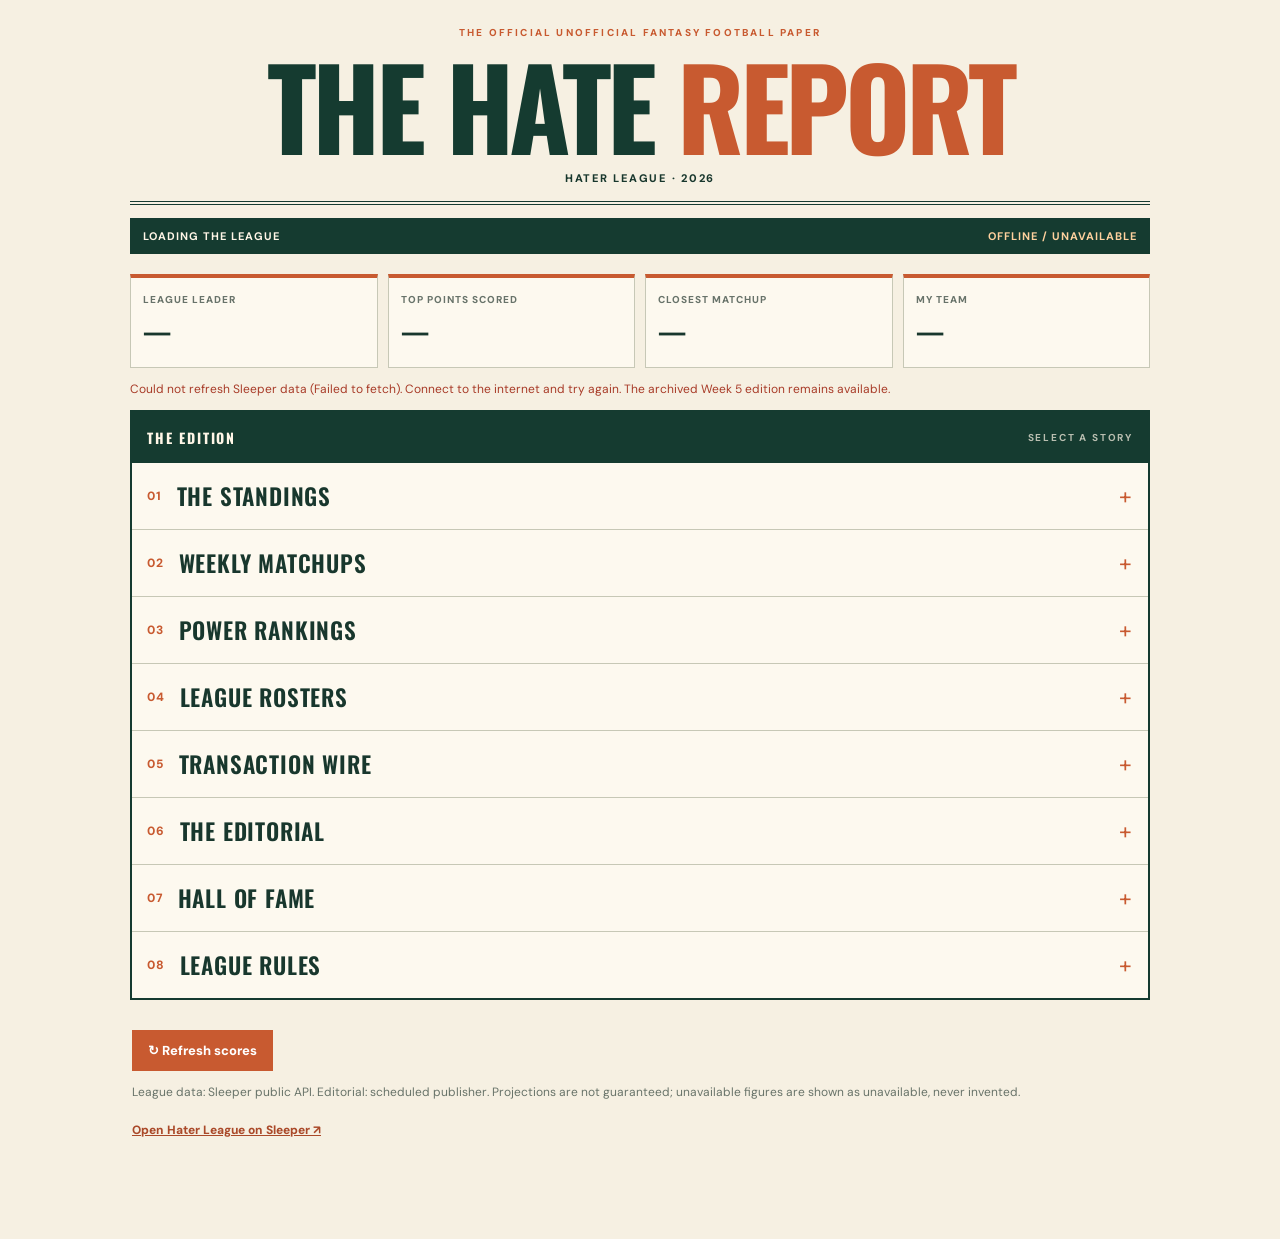
<file: index.html>
<!doctype html><html lang="en"><head><meta charset="utf-8"><meta name="viewport" content="width=device-width,initial-scale=1,viewport-fit=cover"><meta name="theme-color" content="#153b30"><meta name="apple-mobile-web-app-capable" content="yes"><meta name="apple-mobile-web-app-status-bar-style" content="default"><meta name="apple-mobile-web-app-title" content="Hate Report"><meta name="description" content="The Hater League's weekly fantasy football paper"><link rel="manifest" href="manifest.webmanifest"><link rel="apple-touch-icon" href="icons/icon-192.png"><link rel="stylesheet" href="styles.css"><title>Hate Report</title></head><body><main>
<header><div class="kicker">THE OFFICIAL UNOFFICIAL FANTASY FOOTBALL PAPER</div><div class="masthead"><h1>THE HATE <em>REPORT</em></h1><div class="edition" id="edition">HATER LEAGUE · 2026</div></div><div class="ribbon"><span id="weekline">LOADING THE LEAGUE</span><span id="sync">LIVE DATA</span></div></header>
<section class="headlines" id="headlines" aria-label="League headlines"><article class="metric"><small>League leader</small><strong id="leader">—</strong></article><article class="metric"><small>Top points scored</small><strong id="highpoints">—</strong></article><article class="metric"><small>Closest matchup</small><strong id="closest">—</strong><p id="closest-sub"></p></article><article class="metric"><small>My team</small><strong id="mine">—</strong></article></section>
<div id="status" role="status" class="status">Connecting to Sleeper…</div>
<nav class="toc" aria-label="Report sections"><div class="toc-title">THE EDITION <span>SELECT A STORY</span></div><details><summary><b>01</b> THE STANDINGS <i>+</i></summary><div class="story" id="standings"><p>Loading standings…</p></div></details><details><summary><b>02</b> WEEKLY MATCHUPS <i>+</i></summary><div class="story" id="matchups"><p>Loading matchups…</p></div></details><details><summary><b>03</b> POWER RANKINGS <i>+</i></summary><div class="story" id="power"><p>Loading rankings…</p></div></details><details><summary><b>04</b> LEAGUE ROSTERS <i>+</i></summary><div class="story" id="rosters"><p>Loading rosters…</p></div></details><details><summary><b>05</b> TRANSACTION WIRE <i>+</i></summary><div class="story" id="transactions"><p>Loading transactions…</p></div></details><details><summary><b>06</b> THE EDITORIAL <i>+</i></summary><div class="story" id="editorial"><p>Weekly notes will appear after publishing.</p></div></details><details><summary><b>07</b> HALL OF FAME <i>+</i></summary><div class="story"><div class="champ-grid"><div class="champ"><small>2023 CHAMPION</small><strong>Soupy Doopy Poopy Boys</strong><span>jordanwall · 9–5</span></div><div class="champ"><small>2024 CHAMPION</small><strong>Easier Said Than Odunze</strong><span>gerardfromdayard · 9–5</span></div><div class="champ"><small>2025 CHAMPION</small><strong>Peaches &amp; Herbert</strong><span>gerardfromdayard · 8–6</span></div></div><p class="aside">Back-to-back titles for gerardfromdayard in 2024 and 2025.</p><a href="archive/HateReportWeek5.html">Read the original Week 5 edition →</a></div></details><details><summary><b>08</b> LEAGUE RULES <i>+</i></summary><div class="story"><p>10 teams · Full PPR · QB, 2 RB, 2 WR, TE, 2 FLEX, K, DEF · 4-point passing touchdowns</p></div></details></nav>
<footer><button id="refresh">↻ Refresh scores</button><p>League data: Sleeper public API. Editorial: scheduled publisher. Projections are not guaranteed; unavailable figures are shown as unavailable, never invented.</p><a href="https://sleeper.com/leagues/1389751656299638784">Open Hater League on Sleeper ↗</a></footer></main><script src="app.js" defer></script></body></html>
</file>
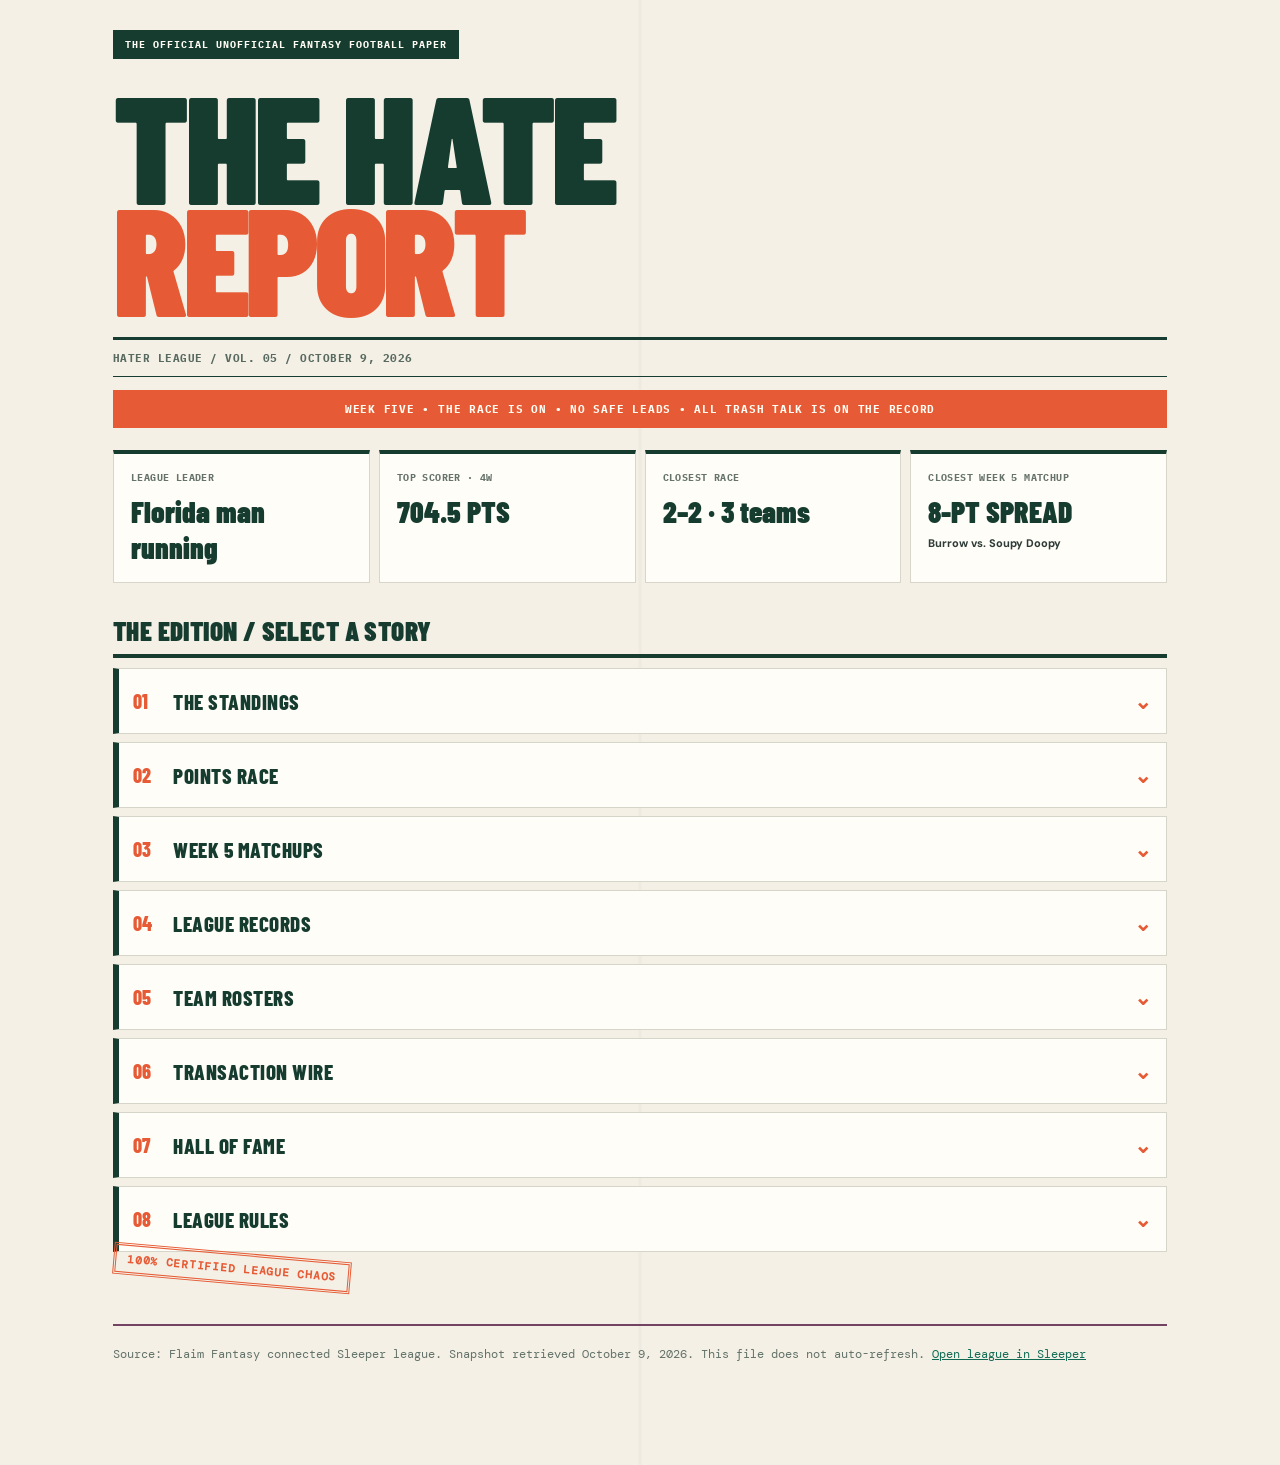
<file: HateReportWeek5.html>
<!DOCTYPE html>

<!DOCTYPE html>

<html lang="en"><head><meta charset="utf-8"/><meta content="width=device-width,initial-scale=1" name="viewport"/><title>HateReportWeek5</title><style>:root{color-scheme:dark;--bg:#090f1d;--panel:#111d32;--stroke:#233553;--text:#f4f7fe;--muted:#99abc7;--cyan:#57dfd0;--gold:#f7cb6b}*{box-sizing:border-box}body{margin:0;background:radial-gradient(ellipse at top right,#1a3450,transparent 60%),var(--bg);font:15px system-ui,-apple-system,Segoe UI,sans-serif;color:var(--text)}main{max-width:1220px;padding:42px 20px 80px;margin:auto}.eyebrow{color:var(--cyan);letter-spacing:.18em;text-transform:uppercase;font-size:12px;font-weight:700}h1{font-size:clamp(38px,6vw,66px);line-height:1;margin:10px 0}h2{font-size:22px;margin:0 0 18px}.sub{color:var(--muted);margin:0 0 28px}.cards{display:grid;grid-template-columns:repeat(4,1fr);gap:12px}.card,.panel{background:linear-gradient(130deg,#14233b,#101a2d);border:1px solid var(--stroke);border-radius:17px;padding:20px}.card small{color:var(--muted);display:block}.card strong{font-size:31px;display:block;margin-top:12px}.grid{display:grid;grid-template-columns:1.5fr 1fr;gap:18px;margin-top:22px}.panel{margin-top:0}.full{margin-top:22px}table{width:100%;border-collapse:collapse}th{text-transform:uppercase;letter-spacing:.08em;text-align:left;color:var(--muted);font-size:10px;padding:12px 8px}td{padding:12px 8px;border-top:1px solid #263650;font-size:13px}tr.mine{background:#173f45}td.num,th.num{text-align:right;font-variant-numeric:tabular-nums}.barrow{display:grid;grid-template-columns:minmax(110px,1fr) 2fr 57px;align-items:center;gap:8px;margin:13px 0;font-size:12px}.bar{height:11px;background:#24334e;border-radius:99px;overflow:hidden}.fill{height:100%;background:linear-gradient(90deg,#168e98,var(--cyan));border-radius:99px}.match{display:flex;justify-content:space-between;gap:15px;align-items:center;padding:14px 0;border-top:1px solid #263650}.match strong{font-size:14px}.score{color:var(--gold);font-weight:800;font-variant-numeric:tabular-nums;white-space:nowrap}.tabs{display:flex;flex-wrap:wrap;gap:8px;margin:12px 0}.tabs button{border:1px solid #375071;background:#152740;color:#dcecff;border-radius:8px;padding:9px 12px;cursor:pointer}.tabs button.active{background:var(--cyan);color:#061923;border-color:var(--cyan)}.roster{display:grid;grid-template-columns:repeat(2,1fr);gap:8px}.player{padding:9px 11px;background:#16263b;border-radius:8px;display:flex;gap:7px;justify-content:space-between;font-size:12px}.player span{color:var(--cyan)}.moves{padding:12px 0;border-top:1px solid #263650;color:var(--muted);font-size:13px}.moves b{color:white}.note{font-size:12px;color:var(--muted);margin-top:18px;line-height:1.6}.pill{display:inline-block;border:1px solid #39746d;color:#73e4ce;border-radius:30px;padding:5px 10px;font-size:11px}.head{display:flex;align-items:start;justify-content:space-between;gap:15px}.action{color:#081522;background:var(--cyan);border:0;border-radius:10px;padding:11px 15px;cursor:pointer;font-weight:700}.footer{margin-top:28px;color:var(--muted);font-size:12px}@media(max-width:850px){.grid{grid-template-columns:1fr}.cards{grid-template-columns:repeat(2,1fr)}}@media(max-width:530px){.cards{grid-template-columns:repeat(2,1fr)}.card{padding:13px}.card strong{font-size:25px}.roster{grid-template-columns:1fr}td{font-size:11px;padding:10px 5px}.head{display:block}.action{margin-top:12px}}details{border-top:1px solid var(--stroke);padding:13px 0}summary{cursor:pointer;font-weight:700;color:var(--cyan)}details h3{font-size:12px;color:var(--muted);text-transform:uppercase;margin:15px 0 7px}.cards .card{min-height:105px}.panel{min-width:0}.barrow{grid-template-columns:minmax(130px,1fr) 1.4fr 58px}.barrow span{overflow-wrap:anywhere}.wide{overflow-x:auto}
.prediction{border:1px solid #395374;border-radius:12px;background:linear-gradient(120deg,#12263e,#101a2b);padding:17px;margin:14px 0;box-shadow:inset 3px 0 0 #57dfd0}
.prediction-head{display:flex;align-items:center;gap:9px;flex-wrap:wrap;margin-bottom:13px}.predict-label{font:700 10px monospace;letter-spacing:.14em;color:#f7cb6b}.predict-winner{font-weight:800;color:#f5f7ff;font-size:13px}.predict-chance{margin-left:auto;font:900 14px monospace;color:#57dfd0}
.predict-teams{display:grid;grid-template-columns:1fr 1fr;gap:14px}.predict-team{display:grid;grid-template-columns:1fr auto;gap:3px 8px;align-items:center}.predict-team-name{font-weight:650;font-size:13px;line-height:1.3}.predict-team strong{font:900 25px monospace;color:#f7cb6b}.predict-pct{font:700 11px monospace;color:#99abc7;grid-column:1/-1}.prob-bar{display:flex;height:9px;overflow:hidden;border-radius:99px;margin:13px 0 11px;background:#283d57}.prob-a{background:#57dfd0}.prob-b{background:#f7cb6b}.predict-reason{color:#d5deec;font-size:12px;line-height:1.55;margin:0 0 8px}.predict-current{color:#91a7c4;font:11px monospace;margin:0}.panel a{color:#75eadc}
@media(max-width:600px){.prediction{padding:12px}.predict-chance{margin-left:0}.predict-team strong{font-size:21px}}

/* Records stay readable on desktop and phones */
table {table-layout:auto; width:100%;}
table th:nth-child(3), table td:nth-child(3) {min-width:76px; width:76px; white-space:nowrap; text-align:center; font-variant-numeric:tabular-nums; padding-left:10px; padding-right:10px;}
/* Retro single-game record tiles */
.game-records{display:grid;grid-template-columns:repeat(2,minmax(0,1fr));gap:14px;margin:18px 0 8px;}
.game-record{border:2px solid var(--cyan);background:rgba(10,20,35,.72);padding:20px;border-radius:12px;box-shadow:5px 5px 0 rgba(0,0,0,.28);}
.game-record.low{border-color:var(--pink, #ff6b91);}
.game-record .tag{font-size:11px;letter-spacing:2px;text-transform:uppercase;color:var(--cyan);font-weight:900;}
.game-record.low .tag{color:var(--pink,#ff6b91);}
.game-record .big{font-size:clamp(30px,5vw,51px);font-weight:900;color:var(--yellow,#ffd16c);margin:8px 0;line-height:1;}
.game-record .who{font-size:17px;font-weight:800;}
.game-record .when{font-size:12px;opacity:.7;margin-top:7px;}
@media(max-width:600px){.game-records{grid-template-columns:1fr;}table th:nth-child(3),table td:nth-child(3){min-width:70px;width:70px;padding-left:7px;padding-right:7px;}}
</style><style>
@import url('https://fonts.googleapis.com/css2?family=Archivo+Black&family=DM+Mono:wght@400;500&family=Space+Grotesk:wght@400;500;600;700&display=swap');
:root{color-scheme:dark;--bg:#151020;--panel:#241a32;--stroke:#6c3b68;--text:#fff2d4;--muted:#c4a8b5;--cyan:#75f5cf;--gold:#ffd16c;--hot:#ff6b91;--purple:#9d74f8}
*{box-sizing:border-box}
html{scroll-behavior:smooth}
body{background:radial-gradient(circle at 12% 7%,#5e2549 0,transparent 31%),radial-gradient(circle at 90% 17%,#30235f 0,transparent 35%),#151020;color:var(--text);font-family:'Space Grotesk',sans-serif;line-height:1.45}
body:before{content:'';position:fixed;inset:0;pointer-events:none;opacity:.17;z-index:9;background:repeating-linear-gradient(0deg,transparent 0px,transparent 3px,rgba(0,0,0,.5) 4px);mix-blend-mode:multiply}
main{max-width:1280px;padding:28px 24px 80px}
.arcade-top{display:flex;justify-content:space-between;align-items:center;gap:12px;border:2px solid var(--gold);padding:9px 14px;margin-bottom:25px;background:#1e162a;box-shadow:5px 5px 0 #9c4271;color:var(--gold);font:11px 'DM Mono',monospace;letter-spacing:.08em;text-transform:uppercase}
.arcade-top .on{color:var(--cyan)}
.eyebrow{font:700 12px 'DM Mono',monospace;color:var(--cyan);letter-spacing:.16em;margin-top:15px}
h1{font:clamp(48px,8vw,105px)/.94 'Archivo Black',Impact,sans-serif;letter-spacing:-.06em;max-width:1050px;margin:16px 0 16px;text-transform:uppercase;text-shadow:5px 5px 0 #7e2f63,10px 10px 0 #2d1a40}
h1 span{color:var(--hot)!important}
h2{font:clamp(20px,2.6vw,29px) 'Archivo Black',Impact,sans-serif;text-transform:uppercase;letter-spacing:-.035em;margin-bottom:21px}
h2:before{content:'✦';color:var(--hot);margin-right:11px}
.sub{font:12px 'DM Mono',monospace;color:var(--gold);letter-spacing:.03em;margin:0 0 24px}
.card,.panel{background:#251a35;border:2px solid #724363;border-radius:3px;box-shadow:6px 6px 0 #0e0a19;padding:21px}
.cards{gap:15px}.cards .card{background:linear-gradient(135deg,#3b2347,#241a35);min-height:120px}
.cards .card:nth-child(2){border-color:var(--gold)}.cards .card:nth-child(3){border-color:var(--cyan)}.cards .card:nth-child(4){border-color:var(--hot)}
.card small{font:11px 'DM Mono',monospace;text-transform:uppercase;color:#e7b7ca;letter-spacing:.07em}
.card strong{font:clamp(27px,3vw,41px) 'Archivo Black',sans-serif;color:var(--gold);margin-top:9px}
.grid{gap:22px;margin-top:27px}.full{margin-top:28px}
.table,.wide{overflow-x:auto}table{border-collapse:separate;border-spacing:0}th{font:10px 'DM Mono',monospace;color:var(--gold);background:#3b2348;letter-spacing:.04em;padding:12px 9px}td{border-top:1px dashed #674562;padding:12px 9px;color:var(--text)}tr.mine{background:#254b46}tr.mine td{color:#c7ffdf;font-weight:700}tr:hover td{background:rgba(255,209,108,.065)}
.barrow{font-family:'DM Mono',monospace;font-size:11px;gap:11px;margin:14px 0}.bar{height:17px;border-radius:0;border:1px solid #815374;background:#150e20}.fill{background:repeating-linear-gradient(45deg,#fa6e94 0 10px,#ffba72 10px 20px);border-radius:0;box-shadow:none}
.match{border-top:1px dashed #79516e;padding:15px 0}.match strong{font-size:13px}.score{color:var(--gold);font:700 15px 'DM Mono',monospace}
.pill{border:1px solid var(--gold);color:var(--gold);background:#3c2b38;border-radius:0;font:11px 'DM Mono',monospace;text-transform:uppercase}
summary{color:var(--cyan);font-family:'Space Grotesk',sans-serif;padding:4px 0}summary:hover{color:var(--gold)}details{border-top:1px dashed #77516d}
.roster{gap:9px}.player{border:1px solid #704767;background:#33213f;border-radius:2px;font-size:12px}.player span{color:var(--gold);font-family:'DM Mono',monospace}
.moves{border-top:1px dashed #77516d}.moves b{color:var(--cyan)!important}.moves small{font-family:'DM Mono',monospace;color:var(--gold)}
.note,.footer{color:var(--muted);font-size:12px}.footer{border-top:2px solid #724363;padding-top:20px;margin-top:40px;font-family:'DM Mono',monospace}
.action{background:var(--gold);color:#251128;border:2px solid #fff0b6;border-radius:0;font-family:'DM Mono',monospace;box-shadow:4px 4px 0 #a54d69;text-transform:uppercase}.action:hover{transform:translate(-1px,-1px);box-shadow:5px 5px 0 #a54d69}
.retro-marquee{overflow:hidden;background:#f7bf65;color:#24122d;border-top:3px solid #ff7797;border-bottom:3px solid #ff7797;margin:22px 0 28px;transform:rotate(-.35deg);padding:10px 0;text-align:center;font:700 12px 'DM Mono',monospace;letter-spacing:.09em}
.retro-marquee span{margin:0 22px}.retro-nav{display:flex;flex-wrap:wrap;gap:8px;margin-bottom:27px}.retro-nav a{padding:8px 12px;border:1px solid #7b4a74;color:var(--text);text-decoration:none;font:10px 'DM Mono',monospace;text-transform:uppercase;background:#33213e}.retro-nav a:hover{background:var(--hot);color:#180e20}
.stamp{display:inline-block;transform:rotate(5deg);border:3px double var(--hot);padding:6px 11px;color:var(--hot);font:700 11px 'DM Mono',monospace;text-transform:uppercase;letter-spacing:.07em}
@media(max-width:850px){.grid{grid-template-columns:1fr}.cards{grid-template-columns:repeat(2,1fr)}}
@media(max-width:530px){main{padding:18px 13px 50px}h1{font-size:clamp(46px,12vw,66px);text-shadow:3px 3px 0 #7e2f63,6px 6px 0 #2d1a40}.cards{grid-template-columns:repeat(2,1fr)}.card,.panel{padding:13px;box-shadow:3px 3px 0 #0e0a19}.card strong{font-size:26px}.roster{grid-template-columns:1fr}.head{display:block}.action{margin-top:12px}.arcade-top{font-size:9px;letter-spacing:0}.retro-marquee{font-size:10px}}
</style><style>.history-grid{display:grid;grid-template-columns:repeat(3,minmax(0,1fr));gap:13px}.champ-card{position:relative;background:linear-gradient(145deg,#3c2549,#1c203d);border:2px solid #b88563;padding:20px 17px;box-shadow:5px 5px 0 #100d1d;min-width:0}.champ-card .season{color:#ffd57c;font-weight:900;letter-spacing:.16em;font-size:13px}.champ-card .trophy{font-size:34px;display:block;margin:10px 0}.champ-card h3{font-size:19px;line-height:1.25;margin:8px 0;overflow-wrap:anywhere}.champ-card .owner{font-size:12px;color:#d7b5ce}.champ-card .record{color:#a4f3db;font-size:12px;margin-top:13px}.dynasty{border:1px dashed #f8ca75;padding:12px 16px;margin-top:16px;color:#f8dca0;font-size:13px;background:#2a233b}.history-sub{color:#cbb6d4;font-size:13px;margin:-6px 0 17px}@media(max-width:680px){.history-grid{grid-template-columns:1fr}.champ-card{padding:15px}.champ-card .trophy{display:inline;margin-right:8px}}</style><style>
/* Arcade console: single-page expandable views */
.arcade-console{margin:26px 0 8px;padding:17px;background:#1b1528;border:2px solid #c46eaa;box-shadow:6px 6px 0 #0d0915;position:relative}
.console-heading{font:700 11px 'DM Mono',monospace;color:var(--gold);letter-spacing:.2em;margin-bottom:14px}
.console-buttons{display:grid;grid-template-columns:repeat(4,minmax(0,1fr));gap:11px}
.console-btn{appearance:none;text-align:left;display:flex;align-items:center;gap:12px;min-width:0;min-height:76px;padding:12px;background:#31213f;color:var(--text);border:2px solid #764967;box-shadow:3px 3px 0 #100c18;cursor:pointer;transition:transform .2s,border-color .2s,background .2s,box-shadow .2s}
.console-btn:hover{transform:translateY(-3px);border-color:var(--gold);background:#43284c}
.console-btn:focus-visible,.close-screen:focus-visible{outline:3px solid var(--cyan);outline-offset:4px}
.console-btn.is-active{background:#4a2d50;border-color:var(--cyan);box-shadow:3px 3px 0 #3d8e81}
.console-icon{font-size:23px;flex:0 0 auto}.console-copy{min-width:0;display:grid;gap:3px}.console-copy strong{font:700 13px 'Space Grotesk',sans-serif;line-height:1.1}.console-copy small{font:10px 'DM Mono',monospace;color:#c4a8b5;line-height:1.35}.console-chevron{font-size:18px;margin-left:auto;color:var(--gold);transition:transform .25s}.console-btn.is-active .console-chevron{transform:rotate(180deg);color:var(--cyan)}
.screen-shell{display:grid;grid-template-rows:0fr;opacity:0;visibility:hidden;transition:grid-template-rows .43s cubic-bezier(.2,.8,.2,1),opacity .25s,visibility .43s;margin:0}
.screen-shell.is-open{grid-template-rows:1fr;opacity:1;visibility:visible;margin:19px 0 27px}
.screen-inner{min-height:0;overflow:hidden;min-width:0}.screen-inner>.panel{margin:0;min-width:0}.screen-inner>.panel.full{margin:0}
.close-screen{display:block;margin:16px 0 3px auto;background:transparent;color:var(--gold);border:1px solid #a46b7e;padding:9px 14px;font:700 11px 'DM Mono',monospace;cursor:pointer;transition:background .2s}
.close-screen:hover{background:#482941}
.screen-shell .panel{animation:none}.screen-shell.is-open .panel{animation:arcade-rise .4s both}@keyframes arcade-rise{from{transform:translateY(10px)}to{transform:translateY(0)}}
@media(max-width:950px){.console-buttons{grid-template-columns:repeat(2,minmax(0,1fr))}}
@media(max-width:520px){.arcade-console{padding:11px}.console-buttons{gap:8px}.console-btn{min-height:69px;padding:9px;gap:7px}.console-icon{font-size:18px}.console-copy strong{font-size:12px}.console-copy small{font-size:9px}.console-chevron{font-size:14px}}
@media(prefers-reduced-motion:reduce){.screen-shell,.console-btn,.console-chevron{transition:none!important}.screen-shell .panel{animation:none!important}}
</style><style>
/* Native disclosure controls work even when HTML previews block JavaScript. */
.console-buttons{display:grid;grid-template-columns:repeat(4,minmax(0,1fr));gap:11px;align-items:start}
.arcade-accordion{border:0;padding:0;min-width:0;display:block;grid-column:span 1}
.arcade-accordion[open]{grid-column:1/-1;display:contents}
.arcade-accordion>summary{list-style:none;min-height:76px;display:flex;align-items:center}
.arcade-accordion>summary::-webkit-details-marker{display:none}
.arcade-accordion[open]>summary{border-color:var(--cyan);background:#4a2d50;box-shadow:3px 3px 0 #3d8e81}
.arcade-accordion[open]>summary .console-chevron{transform:rotate(180deg);color:var(--cyan)}
.arcade-content{grid-column:1/-1;min-width:0;animation:arcade-reveal .3s ease-out;overflow:hidden}
.arcade-content>.panel{margin:0 0 12px}
@keyframes arcade-reveal{from{opacity:0;transform:translateY(-7px)}to{opacity:1;transform:translateY(0)}}
@media(max-width:950px){.console-buttons{grid-template-columns:repeat(2,minmax(0,1fr))}}
@media(max-width:520px){.arcade-accordion>summary{min-height:69px}}
@media(prefers-reduced-motion:reduce){.arcade-content{animation:none}}
</style><style>
/* MOBILE FIRST: each section opens immediately under its own full-width header.
   Avoid display:contents on details, which breaks disclosure layout in Safari. */
.arcade-console{width:100%;min-width:0;max-width:100%;padding:clamp(10px,2.8vw,20px);overflow:visible}
.console-buttons{display:flex!important;flex-direction:column!important;align-items:stretch!important;gap:12px!important;min-width:0;width:100%}
.arcade-accordion,.arcade-accordion[open]{display:block!important;grid-column:auto!important;width:100%;min-width:0;margin:0!important;padding:0!important;border:0!important;overflow:visible!important}
.arcade-accordion>summary{display:flex!important;width:100%;min-width:0;min-height:64px;padding:13px 15px;align-items:center;gap:12px;list-style:none;user-select:none;-webkit-tap-highlight-color:transparent;touch-action:manipulation}
.arcade-accordion>summary::-webkit-details-marker{display:none}
.arcade-accordion[open]>summary{border-color:var(--cyan);background:#4a2d50}
.arcade-content{display:block!important;min-width:0;width:100%;overflow:visible!important;padding:14px 0 7px;animation:arcade-reveal .2s ease-out}
.arcade-content>.panel{width:100%;min-width:0;max-width:100%;margin:0!important;padding:clamp(12px,3vw,21px);overflow:visible}
.arcade-content .wide{width:100%;max-width:100%;overflow-x:auto;-webkit-overflow-scrolling:touch}
.arcade-content table{min-width:590px;width:100%;table-layout:auto}
.arcade-content table th,.arcade-content table td{white-space:nowrap}
.arcade-content table td:nth-child(2),.arcade-content table th:nth-child(2){white-space:normal;min-width:150px}
.arcade-content table th:nth-child(3),.arcade-content table td:nth-child(3){min-width:72px;white-space:nowrap}
.arcade-content .prediction{max-width:100%;min-width:0}
.arcade-content .predict-teams{grid-template-columns:repeat(2,minmax(0,1fr))}
.arcade-content .predict-team{min-width:0;grid-template-columns:minmax(0,1fr) auto}
.arcade-content .predict-team-name{overflow-wrap:anywhere}
.arcade-content .cards,.arcade-content .grid,.arcade-content .history-grid,.arcade-content .game-records{min-width:0}
.arcade-content .barrow{grid-template-columns:minmax(85px,1.15fr) minmax(55px,1fr) 55px;gap:6px}
.arcade-content .barrow span{min-width:0;overflow-wrap:anywhere}
@media(max-width:600px){
 html,body{max-width:100%;overflow-x:hidden}
 main{width:100%;max-width:100%;padding:16px 12px 60px!important;margin:0 auto}
 .arcade-top{flex-wrap:wrap;gap:5px;font-size:9px;padding:8px}
 h1{font-size:clamp(36px,11vw,62px);overflow-wrap:anywhere}
 .arcade-console{margin:18px 0 8px;box-shadow:3px 3px 0 #0d0915}
 .console-heading{font-size:10px;letter-spacing:.1em}
 .console-btn{box-shadow:2px 2px 0 #100c18}
 .console-copy strong{font-size:14px}
 .console-copy small{font-size:11px}
 .arcade-content{padding-top:11px}
 .arcade-content>.panel{box-shadow:3px 3px 0 #0e0a19}
 .arcade-content .cards{grid-template-columns:repeat(2,minmax(0,1fr))}
 .arcade-content .card{min-width:0}
 .arcade-content .prediction{padding:11px}
 .arcade-content .predict-team strong{font-size:19px}
 .arcade-content .predict-team-name{font-size:11px}
 .arcade-content .predict-winner{font-size:12px}
 .arcade-content .game-records,.arcade-content .history-grid{grid-template-columns:1fr}
 .arcade-content .roster{grid-template-columns:1fr}
 .arcade-content .player{min-width:0;overflow-wrap:anywhere}
}
@media(prefers-reduced-motion:reduce){.arcade-content{animation:none}}
</style><style>
.mobile-standings{display:none}
@media(max-width:680px){
 .arcade-content .wide:has(table){display:none!important}
 .mobile-standings{display:grid;gap:7px;width:100%;min-width:0}
 .mobile-standing{display:grid;grid-template-columns:30px minmax(0,1fr) 48px;gap:8px;align-items:center;padding:11px 9px;border:1px solid #684466;border-radius:10px;background:#251e39;min-width:0}
 .mobile-standing.mine{background:#254b46;border-color:#60d9bf}
 .ms-rank{font:800 13px monospace;color:#f7cb6b;text-align:center}
 .ms-main{min-width:0}
 .ms-team{font-size:12px;font-weight:750;line-height:1.25;overflow-wrap:anywhere}
 .ms-stats{font:10px/1.5 monospace;color:#c8b9d2;margin-top:5px;white-space:normal}
 .ms-record{font:800 13px monospace;color:#f7cb6b;text-align:right;white-space:nowrap}
}
</style><style>
@import url('https://fonts.googleapis.com/css2?family=Barlow+Condensed:wght@600;700;800;900&family=DM+Sans:wght@400;500;600;700;800&family=IBM+Plex+Mono:wght@400;500;600;700&display=swap');
:root{color-scheme:light;--bg:#f4f0e6;--panel:#fffdf7;--stroke:#d9d5c8;--text:#182623;--muted:#64736c;--cyan:#116b54;--gold:#e65b35;--hot:#e65b35;--purple:#1b3b31}
html{background:#f4f0e6}body{background:linear-gradient(90deg,transparent 49.8%,rgba(30,55,42,.035) 50%,transparent 50.2%),#f4f0e6!important;color:#182623!important;font-family:'DM Sans',system-ui,sans-serif!important;line-height:1.4}
body:before{display:none!important}main{max-width:1100px!important;padding:30px 23px 90px!important}
.eyebrow{display:inline-flex;background:#163c30;color:#fffdf4!important;font:700 10px 'IBM Plex Mono',monospace!important;letter-spacing:.1em!important;padding:8px 12px;margin:0 0 17px!important}
h1{font:900 clamp(70px,12vw,154px)/.73 'Barlow Condensed',Impact,sans-serif!important;letter-spacing:-.035em!important;text-transform:uppercase;text-shadow:none!important;max-width:100%!important;margin:12px 0 25px!important;color:#163c30!important}
h1 span{display:block;color:#e65b35!important}
.sub{font:700 11px 'IBM Plex Mono',monospace!important;letter-spacing:.045em!important;color:#58695f!important;border-top:3px solid #173c31;border-bottom:1px solid #173c31;padding:11px 0;margin:0 0 13px!important}
.retro-marquee{border:0!important;background:#e65b35!important;color:#fffdf4!important;box-shadow:none!important;transform:none!important;letter-spacing:.07em!important;font:700 11px 'IBM Plex Mono',monospace!important;padding:12px 14px!important;margin:0 0 22px!important}
.cards{gap:9px!important}.cards .card,.card{background:#fffdf7!important;border:1px solid #d8d5ca!important;border-top:4px solid #163c30!important;box-shadow:none!important;border-radius:0!important;min-height:105px!important;padding:17px!important}
.cards .card:nth-child(2),.cards .card:nth-child(3),.cards .card:nth-child(4){border-color:#d8d5ca!important;border-top-color:#163c30!important}
.card small{font:700 10px 'IBM Plex Mono',monospace!important;color:#66736c!important;letter-spacing:.04em!important}.card strong{font:900 clamp(28px,4vw,43px) 'Barlow Condensed',Impact,sans-serif!important;color:#163c30!important}
.arcade-console{background:transparent!important;border:0!important;box-shadow:none!important;padding:0!important;margin:31px 0 0!important}
.console-heading{font:900 27px 'Barlow Condensed',sans-serif!important;color:#163c30!important;letter-spacing:.015em!important;border-bottom:4px solid #163c30;padding-bottom:8px;margin:0 0 10px!important}
.console-buttons{gap:8px!important}.arcade-accordion{border:0!important}.arcade-accordion>summary,.console-btn{background:#fffdf7!important;color:#163c30!important;border:1px solid #d6d5ca!important;border-left:6px solid #163c30!important;box-shadow:none!important;border-radius:0!important;min-height:66px!important;padding:12px 14px!important;transition:background .2s,border-color .2s!important}
.arcade-accordion>summary:hover{background:#ecede4!important}.arcade-accordion[open]>summary{background:#163c30!important;color:#fffdf4!important;border-color:#163c30!important}
.issue-number{font:800 20px 'Barlow Condensed',sans-serif!important;color:#e65b35!important;min-width:28px}
.console-copy strong{font:800 21px 'Barlow Condensed',sans-serif!important;letter-spacing:.025em!important}.console-chevron{color:#e65b35!important;font-size:21px!important}
.arcade-accordion[open] .console-chevron{color:#fffdf4!important}
.arcade-content{padding:10px 0 14px!important;animation:arcade-reveal .22s ease-out!important}
.arcade-content>.panel,.panel{background:#fffdf7!important;border:1px solid #d6d5ca!important;border-radius:0!important;box-shadow:none!important;padding:clamp(14px,3vw,26px)!important;color:#182623!important}
h2{font:900 clamp(28px,4vw,38px) 'Barlow Condensed',sans-serif!important;letter-spacing:.01em!important;color:#163c30!important;margin:0 0 17px!important;text-transform:uppercase!important}h2:before{content:''!important;display:none!important}
h3{color:#163c30!important}th{background:#163c30!important;color:#fffdf4!important;font:700 10px 'IBM Plex Mono',monospace!important}td{color:#182623!important;border-top:1px solid #e1dfd4!important}tr.mine{background:#e1efe6!important}tr.mine td{color:#163c30!important}tr:hover td{background:#eaf1e9!important}
.mobile-standing{background:#f7f6f0!important;border:1px solid #e1dfd4!important;border-left:4px solid #163c30!important;border-radius:0!important;box-shadow:none!important}.mobile-standing.mine{background:#e2eee4!important;border-left-color:#e65b35!important}.ms-rank,.ms-record{color:#163c30!important}.ms-team{color:#163c30!important}.ms-stats{color:#63726a!important}
.barrow{color:#163c30!important}.bar{background:#e4e7dc!important;border:0!important;height:13px!important}.fill{background:#e65b35!important;box-shadow:none!important}
.prediction,.champ-card,.record-card,.game-record,.highlight-card{background:#f8f6ee!important;color:#182623!important;border:1px solid #dedbd0!important;border-radius:0!important;box-shadow:none!important}
.prediction strong,.prediction h3,.champ-card h3{color:#163c30!important}.predict-winner,.champ-card .season,.champ-card .record{color:#b84527!important}.champ-card .owner,.history-sub{color:#66736c!important}.dynasty{background:#e4eee5!important;border:1px solid #a8c0ad!important;color:#163c30!important}
.player{background:#f1f2e9!important;color:#1a2f27!important;border-radius:0!important}.player span{color:#b84527!important}details{border-color:#dcded2!important}summary{color:#163c30!important}summary:hover{color:#b84527!important}
.pill{border:1px solid #163c30!important;color:#163c30!important;background:#e7eee6!important;border-radius:0!important}.moves{border-color:#dcded2!important;color:#637269!important}.moves b{color:#163c30!important}.note,.footer{color:#637269!important}
.score{color:#b84527!important}.match{border-color:#dcded2!important}.action{background:#163c30!important;color:#fff!important}
@media(max-width:600px){main{padding:18px 12px 65px!important}h1{font-size:clamp(67px,17vw,108px)!important;margin:12px 0 23px!important}.cards .card{padding:13px!important;min-height:91px!important}.card strong{font-size:32px!important}.console-heading{font-size:25px!important}.arcade-accordion>summary{min-height:62px!important}.console-copy strong{font-size:20px!important}.arcade-content>.panel{padding:14px!important}.mobile-standing{grid-template-columns:28px minmax(0,1fr) 44px!important;gap:7px!important}.ms-team{font-size:12px!important}.ms-stats{font-size:9px!important}.retro-marquee{font-size:9px!important;line-height:1.7!important}}
@media(prefers-reduced-motion:reduce){.arcade-content{animation:none!important}}
</style><style>
/* High-contrast editorial matchup palette; no content hidden */
.arcade-content .prediction{background:#fffdf8!important;border:1px solid #c7cec3!important;border-left:5px solid #17664f!important;padding:clamp(14px,3vw,20px)!important}
.arcade-content .prediction-head{gap:8px 12px;margin-bottom:16px;border-bottom:1px solid #dce1d8;padding-bottom:13px}
.arcade-content .predict-label{color:#fffdf7!important;background:#194b3d!important;padding:5px 8px;font:800 10px 'IBM Plex Mono',monospace!important;letter-spacing:.08em}
.arcade-content .predict-winner{color:#9c371e!important;font:800 16px/1.3 'DM Sans',sans-serif!important;overflow-wrap:anywhere}
.arcade-content .predict-chance{color:#145540!important;background:#e0eee5!important;padding:5px 9px;font:800 13px 'IBM Plex Mono',monospace!important;border:1px solid #b2d0be}
.arcade-content .predict-team-name{color:#172e25!important;font:800 14px/1.35 'DM Sans',sans-serif!important;overflow-wrap:anywhere}
.arcade-content .predict-team strong{color:#a43c22!important;font:900 clamp(25px,5vw,34px) 'Barlow Condensed',Impact,sans-serif!important}
.arcade-content .predict-pct{color:#305b49!important;font:800 12px 'IBM Plex Mono',monospace!important}
.arcade-content .predict-reason{color:#34473e!important;font:500 13px/1.6 'DM Sans',sans-serif!important;margin:0 0 10px}
.arcade-content .predict-current{color:#425b4e!important;font:600 11px/1.5 'IBM Plex Mono',monospace!important}
.arcade-content .prob-bar{height:10px;background:#e2e7dc!important;border-radius:3px}
.arcade-content .prob-a{background:#e0a044!important}
.arcade-content .prob-b{background:#196a51!important}
@media(max-width:600px){
 .arcade-content .prediction-head{display:grid;grid-template-columns:minmax(0,1fr) auto;align-items:start}
 .arcade-content .predict-label{grid-column:1/-1;justify-self:start}
 .arcade-content .predict-winner{font-size:14px!important;min-width:0}
 .arcade-content .predict-chance{font-size:11px!important;white-space:nowrap;margin:0}
 .arcade-content .predict-teams{gap:10px}
 .arcade-content .predict-team-name{font-size:12px!important}
 .arcade-content .predict-team strong{font-size:26px!important}
}
</style><style>
.player{display:flex!important;align-items:center;justify-content:space-between;gap:12px;min-width:0;flex-wrap:wrap;padding:10px 12px!important}
.player-name{font-weight:750;flex:1 1 145px;min-width:0;overflow-wrap:anywhere}
.player-metrics{display:flex;align-items:center;justify-content:flex-end;gap:6px;flex:0 0 auto}
.player-stat{font-size:11px;letter-spacing:.025em;font-weight:800;white-space:nowrap;border-radius:5px;padding:5px 7px;background:#e4ebe1;color:#173d31;font-variant-numeric:tabular-nums}
.player-stat[data-last]{background:#f7e0d0;color:#803c23}
@media(max-width:390px){.player{gap:6px;padding:9px 8px!important}.player-name{font-size:12px;flex-basis:120px}.player-stat{font-size:10px;padding:4px 5px}.player-metrics{gap:4px}}
</style><style>section.cards .card strong{font-size:clamp(1rem,3.8vw,1.85rem)!important;line-height:1.15;overflow-wrap:anywhere}section.cards .card{min-width:0}section.cards .card small{letter-spacing:.035em}</style></head><body><main><div class="eyebrow">THE OFFICIAL UNOFFICIAL FANTASY FOOTBALL PAPER</div><h1>THE HATE<span> REPORT</span></h1><p class="sub">HATER LEAGUE  /  VOL. 05  /  OCTOBER 9, 2026</p><div class="retro-marquee">WEEK FIVE  •  THE RACE IS ON  •  NO SAFE LEADS  •  ALL TRASH TALK IS ON THE RECORD</div><section class="cards"><div class="card"><small>League leader</small><strong>Florida man running</strong></div><div class="card"><small>Top scorer · 4W</small><strong>704.5 PTS</strong></div><div class="card"><small>Closest race</small><strong>2–2 · 3 teams</strong></div><div class="card"><small>Closest Week 5 matchup</small><strong>8-PT SPREAD</strong><div style="font-size:11px;font-weight:750;line-height:1.35;margin-top:7px;opacity:.9;overflow-wrap:anywhere">Burrow vs. Soupy Doopy</div></div></section><div aria-label="Dashboard sections" class="arcade-console" role="navigation"><div class="console-heading">THE EDITION  /  SELECT A STORY</div><div class="console-buttons"><details class="arcade-accordion"><summary class="console-btn"><span class="issue-number">01</span><span class="console-copy"><strong>THE STANDINGS</strong></span><span class="console-chevron">⌄</span></summary><div class="arcade-content"><div class="panel"><h2>League standings</h2><div class="wide"><table><thead><tr><th>#</th><th>Team</th><th>W–L</th><th>PF</th><th>PA</th><th>+/-</th></tr></thead><tbody><tr><td>1</td><td>Florida man running</td><td>3–1</td><td>704.5</td><td>618.1</td><td>+86.4</td></tr><tr><td>2</td><td>Wake Me Up B4 U Burrow</td><td>3–1</td><td>635.4</td><td>577.0</td><td>+58.5</td></tr><tr><td>3</td><td>Guys coach is right</td><td>3–1</td><td>554.3</td><td>491.3</td><td>+63.0</td></tr><tr><td>4</td><td>NFL Youngboys</td><td>3–1</td><td>459.5</td><td>502.1</td><td>-42.6</td></tr><tr><td>5</td><td>JerkingGoff till I Egbuka</td><td>2–2</td><td>539.0</td><td>554.8</td><td>-15.9</td></tr><tr class="mine"><td>6</td><td>Soupy Doopy Poopy Boys</td><td>2–2</td><td>509.8</td><td>500.9</td><td>+8.9</td></tr><tr><td>7</td><td>I Chase Brown Ladds</td><td>2–2</td><td>494.5</td><td>534.1</td><td>-39.6</td></tr><tr><td>8</td><td>The Pittstien Files</td><td>1–3</td><td>584.5</td><td>548.5</td><td>+36.0</td></tr><tr><td>9</td><td>Evil IT Matt</td><td>1–3</td><td>529.5</td><td>552.9</td><td>-23.4</td></tr><tr><td>10</td><td>Kyren My Chubb</td><td>0–4</td><td>436.4</td><td>567.7</td><td>-131.3</td></tr></tbody></table></div><div aria-label="League standings" class="mobile-standings"><div class="mobile-standing"><span class="ms-rank">#1</span><div class="ms-main"><div class="ms-team">Florida man running</div><div class="ms-stats">PF 704.5  ·  PA 618.1  ·  DIFF +86.4</div></div><span class="ms-record">3–1</span></div><div class="mobile-standing"><span class="ms-rank">#2</span><div class="ms-main"><div class="ms-team">Wake Me Up B4 U Burrow</div><div class="ms-stats">PF 635.4  ·  PA 577.0  ·  DIFF +58.5</div></div><span class="ms-record">3–1</span></div><div class="mobile-standing"><span class="ms-rank">#3</span><div class="ms-main"><div class="ms-team">Guys coach is right</div><div class="ms-stats">PF 554.3  ·  PA 491.3  ·  DIFF +63.0</div></div><span class="ms-record">3–1</span></div><div class="mobile-standing"><span class="ms-rank">#4</span><div class="ms-main"><div class="ms-team">NFL Youngboys</div><div class="ms-stats">PF 459.5  ·  PA 502.1  ·  DIFF -42.6</div></div><span class="ms-record">3–1</span></div><div class="mobile-standing"><span class="ms-rank">#5</span><div class="ms-main"><div class="ms-team">JerkingGoff till I Egbuka</div><div class="ms-stats">PF 539.0  ·  PA 554.8  ·  DIFF -15.9</div></div><span class="ms-record">2–2</span></div><div class="mobile-standing mine"><span class="ms-rank">#6</span><div class="ms-main"><div class="ms-team">Soupy Doopy Poopy Boys</div><div class="ms-stats">PF 509.8  ·  PA 500.9  ·  DIFF +8.9</div></div><span class="ms-record">2–2</span></div><div class="mobile-standing"><span class="ms-rank">#7</span><div class="ms-main"><div class="ms-team">I Chase Brown Ladds</div><div class="ms-stats">PF 494.5  ·  PA 534.1  ·  DIFF -39.6</div></div><span class="ms-record">2–2</span></div><div class="mobile-standing"><span class="ms-rank">#8</span><div class="ms-main"><div class="ms-team">The Pittstien Files</div><div class="ms-stats">PF 584.5  ·  PA 548.5  ·  DIFF +36.0</div></div><span class="ms-record">1–3</span></div><div class="mobile-standing"><span class="ms-rank">#9</span><div class="ms-main"><div class="ms-team">Evil IT Matt</div><div class="ms-stats">PF 529.5  ·  PA 552.9  ·  DIFF -23.4</div></div><span class="ms-record">1–3</span></div><div class="mobile-standing"><span class="ms-rank">#10</span><div class="ms-main"><div class="ms-team">Kyren My Chubb</div><div class="ms-stats">PF 436.4  ·  PA 567.7  ·  DIFF -131.3</div></div><span class="ms-record">0–4</span></div></div></div></div></details><details class="arcade-accordion"><summary class="console-btn"><span class="issue-number">02</span><span class="console-copy"><strong>POINTS RACE</strong></span><span class="console-chevron">⌄</span></summary><div class="arcade-content"><div class="panel"><h2>Scoring race</h2><div class="barrow"><span>Florida man running</span><div class="bar"><div class="fill" style="width:100.0%"></div></div><b>704.5</b></div><div class="barrow"><span>Wake Me Up B4 U Burrow</span><div class="bar"><div class="fill" style="width:90.2%"></div></div><b>635.4</b></div><div class="barrow"><span>The Pittstien Files</span><div class="bar"><div class="fill" style="width:83.0%"></div></div><b>584.5</b></div><div class="barrow"><span>Guys coach is right</span><div class="bar"><div class="fill" style="width:78.7%"></div></div><b>554.3</b></div><div class="barrow"><span>JerkingGoff till I Egbuka</span><div class="bar"><div class="fill" style="width:76.5%"></div></div><b>539.0</b></div><div class="barrow"><span>Evil IT Matt</span><div class="bar"><div class="fill" style="width:75.2%"></div></div><b>529.5</b></div><div class="barrow"><span>Soupy Doopy Poopy Boys</span><div class="bar"><div class="fill" style="width:72.4%"></div></div><b>509.8</b></div><div class="barrow"><span>I Chase Brown Ladds</span><div class="bar"><div class="fill" style="width:70.2%"></div></div><b>494.5</b></div><div class="barrow"><span>NFL Youngboys</span><div class="bar"><div class="fill" style="width:65.2%"></div></div><b>459.5</b></div><div class="barrow"><span>Kyren My Chubb</span><div class="bar"><div class="fill" style="width:61.9%"></div></div><b>436.4</b></div></div></div></details><details class="arcade-accordion"><summary class="console-btn"><span class="issue-number">03</span><span class="console-copy"><strong>WEEK 5 MATCHUPS</strong></span><span class="console-chevron">⌄</span></summary><div class="arcade-content"><div class="panel"><h2>WEEK 05 // THE ODDS BOARD</h2><p class="note">Independent matchup forecasts • full PPR • projected final scores</p><article class="prediction"><div class="prediction-head"><span class="predict-label">THE PICK</span><span class="predict-winner">The Pittstien Files</span><span class="predict-chance">73% TO WIN</span></div><div class="predict-teams"><div class="predict-team"><span class="predict-team-name">Guys coach is right</span><strong>119</strong><span class="predict-pct">27%</span></div><div class="predict-team"><span class="predict-team-name">The Pittstien Files</span><strong>137</strong><span class="predict-pct">73%</span></div></div><div class="prob-bar"><div class="prob-a" style="width:27%"></div><div class="prob-b" style="width:73%"></div></div><p class="predict-reason">Pittstien has the higher scoring pace. Chase and Higgins are questionable, while Kittle and the Wilson receivers raise the ceiling.</p><p class="predict-current">Current: 4.9–14.2  •  Forecast: 119–137</p></article><article class="prediction"><div class="prediction-head"><span class="predict-label">THE PICK</span><span class="predict-winner">Evil IT Matt</span><span class="predict-chance">83% TO WIN</span></div><div class="predict-teams"><div class="predict-team"><span class="predict-team-name">Evil IT Matt</span><strong>137</strong><span class="predict-pct">83%</span></div><div class="predict-team"><span class="predict-team-name">Kyren My Chubb</span><strong>108</strong><span class="predict-pct">17%</span></div></div><div class="prob-bar"><div class="prob-a" style="width:83%"></div><div class="prob-b" style="width:17%"></div></div><p class="predict-reason">Gibbs and Jeanty offer a strong RB foundation. Prescott already banked Thursday points; the opposing roster has a lower scoring baseline.</p><p class="predict-current">Current: 21.6–0.0  •  Forecast: 137–108</p></article><article class="prediction"><div class="prediction-head"><span class="predict-label">THE PICK</span><span class="predict-winner">NFL Youngboys</span><span class="predict-chance">92% TO WIN</span></div><div class="predict-teams"><div class="predict-team"><span class="predict-team-name">JerkingGoff till I Egbuka</span><strong>108</strong><span class="predict-pct">8%</span></div><div class="predict-team"><span class="predict-team-name">NFL Youngboys</span><strong>151</strong><span class="predict-pct">92%</span></div></div><div class="prob-bar"><div class="prob-a" style="width:8%"></div><div class="prob-b" style="width:92%"></div></div><p class="predict-reason">Irving and Pickens already combined for 59.5. Barkley is ruled out for JerkingGoff, creating a sizable uphill climb.</p><p class="predict-current">Current: 5.0–59.5  •  Forecast: 108–151</p></article><article class="prediction"><div class="prediction-head"><span class="predict-label">THE PICK</span><span class="predict-winner">Soupy Doopy Poopy Boys</span><span class="predict-chance">61% TO WIN</span></div><div class="predict-teams"><div class="predict-team"><span class="predict-team-name">Wake Me Up B4 U Burrow</span><strong>118</strong><span class="predict-pct">39%</span></div><div class="predict-team"><span class="predict-team-name">Soupy Doopy Poopy Boys</span><strong>126</strong><span class="predict-pct">61%</span></div></div><div class="prob-bar"><div class="prob-a" style="width:39%"></div><div class="prob-b" style="width:61%"></div></div><p class="predict-reason">Lamb posted 2.9 on Thursday and Breece Hall is unavailable. Bijan and Stafford anchor Soupy, though Flowers is a status concern.</p><p class="predict-current">Current: 2.9–0.0  •  Forecast: 118–126</p></article><article class="prediction"><div class="prediction-head"><span class="predict-label">THE PICK</span><span class="predict-winner">Florida man running</span><span class="predict-chance">69% TO WIN</span></div><div class="predict-teams"><div class="predict-team"><span class="predict-team-name">Florida man running</span><strong>142</strong><span class="predict-pct">69%</span></div><div class="predict-team"><span class="predict-team-name">I Chase Brown Ladds</span><strong>127</strong><span class="predict-pct">31%</span></div></div><div class="prob-bar"><div class="prob-a" style="width:69%"></div><div class="prob-b" style="width:31%"></div></div><p class="predict-reason">Florida leads the league in points scored and fields Smith-Njigba and Olave. Chase Brown and James Cook keep Ladds dangerous.</p><p class="predict-current">Current: 0.0–0.0  •  Forecast: 142–127</p></article></div></div></details><details class="arcade-accordion"><summary class="console-btn"><span class="issue-number">04</span><span class="console-copy"><strong>LEAGUE RECORDS</strong></span><span class="console-chevron">⌄</span></summary><div class="arcade-content"><div class="panel"><h2>League highlights</h2><div class="game-records"><div class="game-record"><div class="tag">★ HIGH SCORE // SINGLE WEEK</div><div class="big">202.36</div><div class="who">Florida man running</div><div class="when">Week 1 · 2026 season</div></div><div class="game-record low"><div class="tag">▼ LOW SCORE // SINGLE WEEK</div><div class="big">91.40</div><div class="who">Soupy Doopy Poopy Boys</div><div class="when">Week 2 · 2026 season</div></div></div><div class="moves"><b>Scoring leader</b><p>Florida man running · 704.48 PF</p></div><div class="moves"><b>Best point differential</b><p>Florida man running · +86.40</p></div><div class="moves"><b>High scoring, tough record</b><p>The Pittstien Files · 584.52 PF, 1–3</p></div><div class="moves"><b>Most points allowed</b><p>Florida man running · 618.08 PA</p></div></div></div></details><details class="arcade-accordion"><summary class="console-btn"><span class="issue-number">05</span><span class="console-copy"><strong>TEAM ROSTERS</strong></span><span class="console-chevron">⌄</span></summary><div class="arcade-content"><div class="panel"><h2>All 10 team rosters</h2><p class="note">AVG = average of available Week 1–4 roster snapshots • W4 = Week 4 fantasy points • Full PPR. Dashes mean no verified weekly data.</p><details><summary>Florida man running</summary><h3>Starters</h3><div class="roster"><div class="player"><span class="player-name">Tyler Shough</span><span class="player-metrics"><span class="player-stat">AVG 20.4</span><span class="player-stat" data-last="true">W4 15.9</span></span></div><div class="player"><span class="player-name">Quinshon Judkins</span><span class="player-metrics"><span class="player-stat">AVG 12.1</span><span class="player-stat" data-last="true">W4 21.6</span></span></div><div class="player"><span class="player-name">Bhayshul Tuten</span><span class="player-metrics"><span class="player-stat">AVG 13.0</span><span class="player-stat" data-last="true">W4 11.1</span></span></div><div class="player"><span class="player-name">Jaxon Smith-Njigba</span><span class="player-metrics"><span class="player-stat">AVG 29.2</span><span class="player-stat" data-last="true">W4 12.6</span></span></div><div class="player"><span class="player-name">Chris Olave</span><span class="player-metrics"><span class="player-stat">AVG 22.5</span><span class="player-stat" data-last="true">W4 19.6</span></span></div><div class="player"><span class="player-name">Tyler Warren</span><span class="player-metrics"><span class="player-stat">AVG 12.1</span><span class="player-stat" data-last="true">W4 9.1</span></span></div><div class="player"><span class="player-name">RJ Harvey</span><span class="player-metrics"><span class="player-stat">AVG 9.5</span><span class="player-stat" data-last="true">W4 19.3</span></span></div><div class="player"><span class="player-name">Stefon Diggs</span><span class="player-metrics"><span class="player-stat">AVG 13.3</span><span class="player-stat" data-last="true">W4 8.5</span></span></div><div class="player"><span class="player-name">Evan McPherson</span><span class="player-metrics"><span class="player-stat">AVG 11.8</span><span class="player-stat" data-last="true">W4 5.0</span></span></div><div class="player"><span class="player-name">Pittsburgh Steelers</span><span class="player-metrics"><span class="player-stat">AVG 10.8</span><span class="player-stat" data-last="true">W4 8.0</span></span></div></div><h3>Bench</h3><div class="roster"><div class="player"><span class="player-name">Caleb Williams</span><span class="player-metrics"><span class="player-stat">AVG 11.5</span><span class="player-stat" data-last="true">W4 0.0</span></span></div><div class="player"><span class="player-name">Tetairoa McMillan</span><span class="player-metrics"><span class="player-stat">AVG 18.6</span><span class="player-stat" data-last="true">W4 45.2</span></span></div><div class="player"><span class="player-name">Jakobi Meyers</span><span class="player-metrics"><span class="player-stat">AVG 10.4</span><span class="player-stat" data-last="true">W4 6.3</span></span></div><div class="player"><span class="player-name">Juwan Johnson</span><span class="player-metrics"><span class="player-stat">AVG 15.0</span><span class="player-stat" data-last="true">W4 11.9</span></span></div><div class="player"><span class="player-name">Kenneth Walker</span><span class="player-metrics"><span class="player-stat">AVG 27.5</span><span class="player-stat" data-last="true">W4 30.9</span></span></div></div><h3>Reserve</h3><div class="roster"><div class="player"><span class="player-name">Jordyn Tyson</span><span class="player-metrics"><span class="player-stat">AVG 0.0</span><span class="player-stat" data-last="true">W4 0.0</span></span></div></div></details><details><summary>Wake Me Up B4 U Burrow</summary><h3>Starters</h3><div class="roster"><div class="player"><span class="player-name">Joe Burrow</span><span class="player-metrics"><span class="player-stat">AVG 19.9</span><span class="player-stat" data-last="true">W4 25.7</span></span></div><div class="player"><span class="player-name">Jonathan Taylor</span><span class="player-metrics"><span class="player-stat">AVG 21.6</span><span class="player-stat" data-last="true">W4 22.7</span></span></div><div class="player"><span class="player-name">D’Andre Swift</span><span class="player-metrics"><span class="player-stat">AVG 15.9</span><span class="player-stat" data-last="true">W4 7.4</span></span></div><div class="player"><span class="player-name">Josh Downs</span><span class="player-metrics"><span class="player-stat">AVG 8.6</span><span class="player-stat" data-last="true">W4 4.6</span></span></div><div class="player"><span class="player-name">CeeDee Lamb</span><span class="player-metrics"><span class="player-stat">AVG 28.0</span><span class="player-stat" data-last="true">W4 41.3</span></span></div><div class="player"><span class="player-name">Sam LaPorta</span><span class="player-metrics"><span class="player-stat">AVG 14.2</span><span class="player-stat" data-last="true">W4 22.4</span></span></div><div class="player"><span class="player-name">Wan’Dale Robinson</span><span class="player-metrics"><span class="player-stat">AVG 11.0</span><span class="player-stat" data-last="true">W4 11.0</span></span></div><div class="player"><span class="player-name">Isaiah Likely</span><span class="player-metrics"><span class="player-stat">AVG 13.3</span><span class="player-stat" data-last="true">W4 13.6</span></span></div><div class="player"><span class="player-name">Jake Bates</span><span class="player-metrics"><span class="player-stat">AVG 9.8</span><span class="player-stat" data-last="true">W4 18.0</span></span></div><div class="player"><span class="player-name">New England Patriots</span><span class="player-metrics"><span class="player-stat">AVG 8.5</span><span class="player-stat" data-last="true">W4 6.0</span></span></div></div><h3>Bench</h3><div class="roster"><div class="player"><span class="player-name">Rashee Rice</span><span class="player-metrics"><span class="player-stat">AVG 9.5</span><span class="player-stat" data-last="true">W4 0.0</span></span></div><div class="player"><span class="player-name">Kyler Murray</span><span class="player-metrics"><span class="player-stat">AVG 5.9</span><span class="player-stat" data-last="true">W4 11.5</span></span></div><div class="player"><span class="player-name">Trevor Lawrence</span><span class="player-metrics"><span class="player-stat">AVG 16.8</span><span class="player-stat" data-last="true">W4 13.1</span></span></div><div class="player"><span class="player-name">Chuba Hubbard</span><span class="player-metrics"><span class="player-stat">AVG 19.8</span><span class="player-stat" data-last="true">W4 25.9</span></span></div><div class="player"><span class="player-name">Breece Hall</span><span class="player-metrics"><span class="player-stat">AVG 10.6</span><span class="player-stat" data-last="true">W4 0.0</span></span></div></div></details><details><summary>Guys coach is right</summary><h3>Starters</h3><div class="roster"><div class="player"><span class="player-name">Josh Allen</span><span class="player-metrics"><span class="player-stat">AVG 28.9</span><span class="player-stat" data-last="true">W4 19.5</span></span></div><div class="player"><span class="player-name">Derrick Henry</span><span class="player-metrics"><span class="player-stat">AVG 22.7</span><span class="player-stat" data-last="true">W4 15.9</span></span></div><div class="player"><span class="player-name">Cam Skattebo</span><span class="player-metrics"><span class="player-stat">AVG 11.1</span><span class="player-stat" data-last="true">W4 7.6</span></span></div><div class="player"><span class="player-name">Ja’Marr Chase</span><span class="player-metrics"><span class="player-stat">AVG 15.1</span><span class="player-stat" data-last="true">W4 5.7</span></span></div><div class="player"><span class="player-name">Mike Evans</span><span class="player-metrics"><span class="player-stat">AVG 12.6</span><span class="player-stat" data-last="true">W4 12.6</span></span></div><div class="player"><span class="player-name">Jake Ferguson</span><span class="player-metrics"><span class="player-stat">AVG 9.1</span><span class="player-stat" data-last="true">W4 4.1</span></span></div><div class="player"><span class="player-name">Aaron Jones</span><span class="player-metrics"><span class="player-stat">AVG 12.9</span><span class="player-stat" data-last="true">W4 16.8</span></span></div><div class="player"><span class="player-name">Christian Watson</span><span class="player-metrics"><span class="player-stat">AVG 19.3</span><span class="player-stat" data-last="true">W4 7.7</span></span></div><div class="player"><span class="player-name">Cam Little</span><span class="player-metrics"><span class="player-stat">AVG 9.3</span><span class="player-stat" data-last="true">W4 14.0</span></span></div><div class="player"><span class="player-name">Baltimore Ravens</span><span class="player-metrics"><span class="player-stat">AVG 5.8</span><span class="player-stat" data-last="true">W4 7.0</span></span></div></div><h3>Bench</h3><div class="roster"><div class="player"><span class="player-name">Colston Loveland</span><span class="player-metrics"><span class="player-stat">AVG 5.0</span><span class="player-stat" data-last="true">W4 11.7</span></span></div><div class="player"><span class="player-name">Courtland Sutton</span><span class="player-metrics"><span class="player-stat">AVG 4.4</span><span class="player-stat" data-last="true">W4 1.4</span></span></div><div class="player"><span class="player-name">Tony Pollard</span><span class="player-metrics"><span class="player-stat">AVG 9.6</span><span class="player-stat" data-last="true">W4 13.0</span></span></div><div class="player"><span class="player-name">Tyler Allgeier</span><span class="player-metrics"><span class="player-stat">AVG 7.7</span><span class="player-stat" data-last="true">W4 12.9</span></span></div><div class="player"><span class="player-name">Jordan Addison</span><span class="player-metrics"><span class="player-stat">AVG 8.3</span><span class="player-stat" data-last="true">W4 9.1</span></span></div></div></details><details><summary>NFL Youngboys</summary><h3>Starters</h3><div class="roster"><div class="player"><span class="player-name">Kirk Cousins</span><span class="player-metrics"><span class="player-stat">AVG —</span><span class="player-stat" data-last="true">W4 —</span></span></div><div class="player"><span class="player-name">Christian McCaffrey</span><span class="player-metrics"><span class="player-stat">AVG 18.5</span><span class="player-stat" data-last="true">W4 16.0</span></span></div><div class="player"><span class="player-name">Bucky Irving</span><span class="player-metrics"><span class="player-stat">AVG 11.8</span><span class="player-stat" data-last="true">W4 6.1</span></span></div><div class="player"><span class="player-name">George Pickens</span><span class="player-metrics"><span class="player-stat">AVG 10.1</span><span class="player-stat" data-last="true">W4 9.5</span></span></div><div class="player"><span class="player-name">Nico Collins</span><span class="player-metrics"><span class="player-stat">AVG 13.0</span><span class="player-stat" data-last="true">W4 30.8</span></span></div><div class="player"><span class="player-name">Harold Fannin</span><span class="player-metrics"><span class="player-stat">AVG 12.6</span><span class="player-stat" data-last="true">W4 11.7</span></span></div><div class="player"><span class="player-name">Matthew Golden</span><span class="player-metrics"><span class="player-stat">AVG 14.5</span><span class="player-stat" data-last="true">W4 11.7</span></span></div><div class="player"><span class="player-name">Roman Wilson</span><span class="player-metrics"><span class="player-stat">AVG —</span><span class="player-stat" data-last="true">W4 —</span></span></div><div class="player"><span class="player-name">Tyler Loop</span><span class="player-metrics"><span class="player-stat">AVG 7.0</span><span class="player-stat" data-last="true">W4 7.0</span></span></div><div class="player"><span class="player-name">Minnesota Vikings</span><span class="player-metrics"><span class="player-stat">AVG 9.0</span><span class="player-stat" data-last="true">W4 9.0</span></span></div></div><h3>Bench</h3><div class="roster"><div class="player"><span class="player-name">Jalen Coker</span><span class="player-metrics"><span class="player-stat">AVG 13.0</span><span class="player-stat" data-last="true">W4 0.0</span></span></div><div class="player"><span class="player-name">Patrick Mahomes</span><span class="player-metrics"><span class="player-stat">AVG 21.4</span><span class="player-stat" data-last="true">W4 17.0</span></span></div><div class="player"><span class="player-name">Lamar Jackson</span><span class="player-metrics"><span class="player-stat">AVG 20.0</span><span class="player-stat" data-last="true">W4 18.9</span></span></div><div class="player"><span class="player-name">DJ Moore</span><span class="player-metrics"><span class="player-stat">AVG 9.1</span><span class="player-stat" data-last="true">W4 2.7</span></span></div><div class="player"><span class="player-name">Rico Dowdle</span><span class="player-metrics"><span class="player-stat">AVG 2.6</span><span class="player-stat" data-last="true">W4 0.0</span></span></div></div></details><details><summary>JerkingGoff till I Egbuka</summary><h3>Starters</h3><div class="roster"><div class="player"><span class="player-name">Jared Goff</span><span class="player-metrics"><span class="player-stat">AVG 21.5</span><span class="player-stat" data-last="true">W4 20.5</span></span></div><div class="player"><span class="player-name">Ollie Gordon</span><span class="player-metrics"><span class="player-stat">AVG 18.0</span><span class="player-stat" data-last="true">W4 18.0</span></span></div><div class="player"><span class="player-name">Kyren Williams</span><span class="player-metrics"><span class="player-stat">AVG 22.4</span><span class="player-stat" data-last="true">W4 36.7</span></span></div><div class="player"><span class="player-name">Amon-Ra St. Brown</span><span class="player-metrics"><span class="player-stat">AVG 22.8</span><span class="player-stat" data-last="true">W4 15.5</span></span></div><div class="player"><span class="player-name">Malik Nabers</span><span class="player-metrics"><span class="player-stat">AVG 11.2</span><span class="player-stat" data-last="true">W4 23.2</span></span></div><div class="player"><span class="player-name">T.J. Hockenson</span><span class="player-metrics"><span class="player-stat">AVG —</span><span class="player-stat" data-last="true">W4 —</span></span></div><div class="player"><span class="player-name">Carnell Tate</span><span class="player-metrics"><span class="player-stat">AVG 11.7</span><span class="player-stat" data-last="true">W4 21.5</span></span></div><div class="player"><span class="player-name">Davante Adams</span><span class="player-metrics"><span class="player-stat">AVG 18.3</span><span class="player-stat" data-last="true">W4 7.2</span></span></div><div class="player"><span class="player-name">Brandon Aubrey</span><span class="player-metrics"><span class="player-stat">AVG 9.3</span><span class="player-stat" data-last="true">W4 10.0</span></span></div><div class="player"><span class="player-name">Los Angeles Rams</span><span class="player-metrics"><span class="player-stat">AVG 6.0</span><span class="player-stat" data-last="true">W4 6.0</span></span></div></div><h3>Bench</h3><div class="roster"><div class="player"><span class="player-name">Will Shipley</span><span class="player-metrics"><span class="player-stat">AVG —</span><span class="player-stat" data-last="true">W4 —</span></span></div><div class="player"><span class="player-name">Blake Corum</span><span class="player-metrics"><span class="player-stat">AVG 5.6</span><span class="player-stat" data-last="true">W4 3.1</span></span></div><div class="player"><span class="player-name">Emeka Egbuka</span><span class="player-metrics"><span class="player-stat">AVG 9.0</span><span class="player-stat" data-last="true">W4 3.3</span></span></div><div class="player"><span class="player-name">Denzel Boston</span><span class="player-metrics"><span class="player-stat">AVG 10.5</span><span class="player-stat" data-last="true">W4 12.9</span></span></div><div class="player"><span class="player-name">Saquon Barkley</span><span class="player-metrics"><span class="player-stat">AVG 5.8</span><span class="player-stat" data-last="true">W4 2.0</span></span></div></div></details><details><summary>Soupy Doopy Poopy Boys</summary><h3>Starters</h3><div class="roster"><div class="player"><span class="player-name">Matthew Stafford</span><span class="player-metrics"><span class="player-stat">AVG 16.9</span><span class="player-stat" data-last="true">W4 11.7</span></span></div><div class="player"><span class="player-name">Bijan Robinson</span><span class="player-metrics"><span class="player-stat">AVG 26.3</span><span class="player-stat" data-last="true">W4 27.7</span></span></div><div class="player"><span class="player-name">Emanuel Wilson</span><span class="player-metrics"><span class="player-stat">AVG —</span><span class="player-stat" data-last="true">W4 —</span></span></div><div class="player"><span class="player-name">Devaughn Vele</span><span class="player-metrics"><span class="player-stat">AVG 11.9</span><span class="player-stat" data-last="true">W4 17.4</span></span></div><div class="player"><span class="player-name">Zay Flowers</span><span class="player-metrics"><span class="player-stat">AVG 16.8</span><span class="player-stat" data-last="true">W4 25.8</span></span></div><div class="player"><span class="player-name">Brock Bowers</span><span class="player-metrics"><span class="player-stat">AVG 12.1</span><span class="player-stat" data-last="true">W4 20.6</span></span></div><div class="player"><span class="player-name">Mike Gesicki</span><span class="player-metrics"><span class="player-stat">AVG —</span><span class="player-stat" data-last="true">W4 —</span></span></div><div class="player"><span class="player-name">Deebo Samuel</span><span class="player-metrics"><span class="player-stat">AVG 14.5</span><span class="player-stat" data-last="true">W4 18.0</span></span></div><div class="player"><span class="player-name">Will Reichard</span><span class="player-metrics"><span class="player-stat">AVG —</span><span class="player-stat" data-last="true">W4 —</span></span></div><div class="player"><span class="player-name">Cincinnati Bengals</span><span class="player-metrics"><span class="player-stat">AVG —</span><span class="player-stat" data-last="true">W4 —</span></span></div></div><h3>Bench</h3><div class="roster"><div class="player"><span class="player-name">TreVeyon Henderson</span><span class="player-metrics"><span class="player-stat">AVG 5.4</span><span class="player-stat" data-last="true">W4 4.2</span></span></div><div class="player"><span class="player-name">Jacory Croskey-Merritt</span><span class="player-metrics"><span class="player-stat">AVG 6.0</span><span class="player-stat" data-last="true">W4 7.0</span></span></div><div class="player"><span class="player-name">Travis Kelce</span><span class="player-metrics"><span class="player-stat">AVG 13.2</span><span class="player-stat" data-last="true">W4 3.5</span></span></div><div class="player"><span class="player-name">Bryce Young</span><span class="player-metrics"><span class="player-stat">AVG 18.1</span><span class="player-stat" data-last="true">W4 21.5</span></span></div><div class="player"><span class="player-name">Dontayvion Wicks</span><span class="player-metrics"><span class="player-stat">AVG 5.0</span><span class="player-stat" data-last="true">W4 4.8</span></span></div></div><h3>Reserve</h3><div class="roster"><div class="player"><span class="player-name">A.J. Brown</span><span class="player-metrics"><span class="player-stat">AVG 1.4</span><span class="player-stat" data-last="true">W4 0.0</span></span></div></div></details><details><summary>I Chase Brown Ladds</summary><h3>Starters</h3><div class="roster"><div class="player"><span class="player-name">Brock Purdy</span><span class="player-metrics"><span class="player-stat">AVG 25.4</span><span class="player-stat" data-last="true">W4 19.6</span></span></div><div class="player"><span class="player-name">James Cook</span><span class="player-metrics"><span class="player-stat">AVG 16.6</span><span class="player-stat" data-last="true">W4 16.3</span></span></div><div class="player"><span class="player-name">Chase Brown</span><span class="player-metrics"><span class="player-stat">AVG 14.5</span><span class="player-stat" data-last="true">W4 19.1</span></span></div><div class="player"><span class="player-name">Tee Higgins</span><span class="player-metrics"><span class="player-stat">AVG 17.8</span><span class="player-stat" data-last="true">W4 26.7</span></span></div><div class="player"><span class="player-name">Ladd McConkey</span><span class="player-metrics"><span class="player-stat">AVG 9.1</span><span class="player-stat" data-last="true">W4 0.0</span></span></div><div class="player"><span class="player-name">Dalton Kincaid</span><span class="player-metrics"><span class="player-stat">AVG 11.5</span><span class="player-stat" data-last="true">W4 1.7</span></span></div><div class="player"><span class="player-name">David Montgomery</span><span class="player-metrics"><span class="player-stat">AVG 11.1</span><span class="player-stat" data-last="true">W4 4.3</span></span></div><div class="player"><span class="player-name">Jameson Williams</span><span class="player-metrics"><span class="player-stat">AVG 9.7</span><span class="player-stat" data-last="true">W4 16.2</span></span></div><div class="player"><span class="player-name">Ka’imi Fairbairn</span><span class="player-metrics"><span class="player-stat">AVG 9.0</span><span class="player-stat" data-last="true">W4 16.0</span></span></div><div class="player"><span class="player-name">Philadelphia Eagles</span><span class="player-metrics"><span class="player-stat">AVG 3.5</span><span class="player-stat" data-last="true">W4 5.0</span></span></div></div><h3>Bench</h3><div class="roster"><div class="player"><span class="player-name">Jayden Daniels</span><span class="player-metrics"><span class="player-stat">AVG 8.1</span><span class="player-stat" data-last="true">W4 0.0</span></span></div><div class="player"><span class="player-name">Keon Coleman</span><span class="player-metrics"><span class="player-stat">AVG —</span><span class="player-stat" data-last="true">W4 —</span></span></div><div class="player"><span class="player-name">Kyle Monangai</span><span class="player-metrics"><span class="player-stat">AVG 14.8</span><span class="player-stat" data-last="true">W4 28.0</span></span></div><div class="player"><span class="player-name">Darren Waller</span><span class="player-metrics"><span class="player-stat">AVG 8.3</span><span class="player-stat" data-last="true">W4 6.6</span></span></div><div class="player"><span class="player-name">Khalil Shakir</span><span class="player-metrics"><span class="player-stat">AVG 7.4</span><span class="player-stat" data-last="true">W4 13.2</span></span></div></div></details><details><summary>The Pittstien Files</summary><h3>Starters</h3><div class="roster"><div class="player"><span class="player-name">Jalen Hurts</span><span class="player-metrics"><span class="player-stat">AVG 17.5</span><span class="player-stat" data-last="true">W4 13.5</span></span></div><div class="player"><span class="player-name">Javonte Williams</span><span class="player-metrics"><span class="player-stat">AVG 20.4</span><span class="player-stat" data-last="true">W4 31.3</span></span></div><div class="player"><span class="player-name">Jaylen Warren</span><span class="player-metrics"><span class="player-stat">AVG 14.1</span><span class="player-stat" data-last="true">W4 15.6</span></span></div><div class="player"><span class="player-name">Puka Nacua</span><span class="player-metrics"><span class="player-stat">AVG 10.0</span><span class="player-stat" data-last="true">W4 27.7</span></span></div><div class="player"><span class="player-name">Drake London</span><span class="player-metrics"><span class="player-stat">AVG 14.3</span><span class="player-stat" data-last="true">W4 14.6</span></span></div><div class="player"><span class="player-name">George Kittle</span><span class="player-metrics"><span class="player-stat">AVG 16.1</span><span class="player-stat" data-last="true">W4 17.0</span></span></div><div class="player"><span class="player-name">Michael Wilson</span><span class="player-metrics"><span class="player-stat">AVG 14.2</span><span class="player-stat" data-last="true">W4 16.5</span></span></div><div class="player"><span class="player-name">Garrett Wilson</span><span class="player-metrics"><span class="player-stat">AVG 15.8</span><span class="player-stat" data-last="true">W4 5.7</span></span></div><div class="player"><span class="player-name">Spencer Shrader</span><span class="player-metrics"><span class="player-stat">AVG 16.5</span><span class="player-stat" data-last="true">W4 16.0</span></span></div><div class="player"><span class="player-name">Chicago Bears</span><span class="player-metrics"><span class="player-stat">AVG 7.0</span><span class="player-stat" data-last="true">W4 7.0</span></span></div></div><h3>Bench</h3><div class="roster"><div class="player"><span class="player-name">Omarion Hampton</span><span class="player-metrics"><span class="player-stat">AVG 11.2</span><span class="player-stat" data-last="true">W4 13.3</span></span></div><div class="player"><span class="player-name">Tyreek Hill</span><span class="player-metrics"><span class="player-stat">AVG 0.0</span><span class="player-stat" data-last="true">W4 0.0</span></span></div><div class="player"><span class="player-name">DK Metcalf</span><span class="player-metrics"><span class="player-stat">AVG —</span><span class="player-stat" data-last="true">W4 —</span></span></div><div class="player"><span class="player-name">Terry McLaurin</span><span class="player-metrics"><span class="player-stat">AVG 8.9</span><span class="player-stat" data-last="true">W4 0.0</span></span></div><div class="player"><span class="player-name">Jordan Mason</span><span class="player-metrics"><span class="player-stat">AVG 3.0</span><span class="player-stat" data-last="true">W4 0.0</span></span></div></div><h3>Reserve</h3><div class="roster"><div class="player"><span class="player-name">Zach Charbonnet</span><span class="player-metrics"><span class="player-stat">AVG 0.0</span><span class="player-stat" data-last="true">W4 0.0</span></span></div></div></details><details><summary>Evil IT Matt</summary><h3>Starters</h3><div class="roster"><div class="player"><span class="player-name">Dak Prescott</span><span class="player-metrics"><span class="player-stat">AVG 20.6</span><span class="player-stat" data-last="true">W4 18.1</span></span></div><div class="player"><span class="player-name">Jahmyr Gibbs</span><span class="player-metrics"><span class="player-stat">AVG 29.0</span><span class="player-stat" data-last="true">W4 17.7</span></span></div><div class="player"><span class="player-name">Ashton Jeanty</span><span class="player-metrics"><span class="player-stat">AVG 18.5</span><span class="player-stat" data-last="true">W4 18.6</span></span></div><div class="player"><span class="player-name">Jaylen Waddle</span><span class="player-metrics"><span class="player-stat">AVG 11.0</span><span class="player-stat" data-last="true">W4 14.5</span></span></div><div class="player"><span class="player-name">Parker Washington</span><span class="player-metrics"><span class="player-stat">AVG 12.8</span><span class="player-stat" data-last="true">W4 2.0</span></span></div><div class="player"><span class="player-name">Trey McBride</span><span class="player-metrics"><span class="player-stat">AVG 17.3</span><span class="player-stat" data-last="true">W4 10.1</span></span></div><div class="player"><span class="player-name">Romeo Doubs</span><span class="player-metrics"><span class="player-stat">AVG 11.1</span><span class="player-stat" data-last="true">W4 23.8</span></span></div><div class="player"><span class="player-name">J.K. Dobbins</span><span class="player-metrics"><span class="player-stat">AVG 5.2</span><span class="player-stat" data-last="true">W4 7.2</span></span></div><div class="player"><span class="player-name">Chase McLaughlin</span><span class="player-metrics"><span class="player-stat">AVG 7.0</span><span class="player-stat" data-last="true">W4 2.0</span></span></div><div class="player"><span class="player-name">Houston Texans</span><span class="player-metrics"><span class="player-stat">AVG 5.5</span><span class="player-stat" data-last="true">W4 4.0</span></span></div></div><h3>Bench</h3><div class="roster"><div class="player"><span class="player-name">Rome Odunze</span><span class="player-metrics"><span class="player-stat">AVG 9.3</span><span class="player-stat" data-last="true">W4 15.4</span></span></div><div class="player"><span class="player-name">Adonai Mitchell</span><span class="player-metrics"><span class="player-stat">AVG 0.0</span><span class="player-stat" data-last="true">W4 0.0</span></span></div><div class="player"><span class="player-name">Woody Marks</span><span class="player-metrics"><span class="player-stat">AVG 7.7</span><span class="player-stat" data-last="true">W4 8.2</span></span></div><div class="player"><span class="player-name">Kalif Raymond</span><span class="player-metrics"><span class="player-stat">AVG 2.6</span><span class="player-stat" data-last="true">W4 2.6</span></span></div><div class="player"><span class="player-name">Josh Jacobs</span><span class="player-metrics"><span class="player-stat">AVG 0.0</span><span class="player-stat" data-last="true">W4 0.0</span></span></div></div></details><details><summary>Kyren My Chubb</summary><h3>Starters</h3><div class="roster"><div class="player"><span class="player-name">Drake Maye</span><span class="player-metrics"><span class="player-stat">AVG 13.7</span><span class="player-stat" data-last="true">W4 27.2</span></span></div><div class="player"><span class="player-name">Jeremiyah Love</span><span class="player-metrics"><span class="player-stat">AVG 12.2</span><span class="player-stat" data-last="true">W4 6.5</span></span></div><div class="player"><span class="player-name">Rhamondre Stevenson</span><span class="player-metrics"><span class="player-stat">AVG 10.8</span><span class="player-stat" data-last="true">W4 18.4</span></span></div><div class="player"><span class="player-name">Luther Burden</span><span class="player-metrics"><span class="player-stat">AVG 11.7</span><span class="player-stat" data-last="true">W4 11.4</span></span></div><div class="player"><span class="player-name">Justin Jefferson</span><span class="player-metrics"><span class="player-stat">AVG 11.2</span><span class="player-stat" data-last="true">W4 0.0</span></span></div><div class="player"><span class="player-name">Tucker Kraft</span><span class="player-metrics"><span class="player-stat">AVG 9.0</span><span class="player-stat" data-last="true">W4 16.5</span></span></div><div class="player"><span class="player-name">Alvin Kamara</span><span class="player-metrics"><span class="player-stat">AVG 22.8</span><span class="player-stat" data-last="true">W4 22.8</span></span></div><div class="player"><span class="player-name">Mark Andrews</span><span class="player-metrics"><span class="player-stat">AVG 9.7</span><span class="player-stat" data-last="true">W4 13.7</span></span></div><div class="player"><span class="player-name">Harrison Mevis</span><span class="player-metrics"><span class="player-stat">AVG 6.5</span><span class="player-stat" data-last="true">W4 6.0</span></span></div><div class="player"><span class="player-name">Denver Broncos</span><span class="player-metrics"><span class="player-stat">AVG 7.0</span><span class="player-stat" data-last="true">W4 3.0</span></span></div></div><h3>Bench</h3><div class="roster"><div class="player"><span class="player-name">Xavier Worthy</span><span class="player-metrics"><span class="player-stat">AVG 8.3</span><span class="player-stat" data-last="true">W4 11.0</span></span></div><div class="player"><span class="player-name">Sam Darnold</span><span class="player-metrics"><span class="player-stat">AVG 22.0</span><span class="player-stat" data-last="true">W4 14.3</span></span></div><div class="player"><span class="player-name">Justin Herbert</span><span class="player-metrics"><span class="player-stat">AVG 12.4</span><span class="player-stat" data-last="true">W4 11.6</span></span></div><div class="player"><span class="player-name">DeVonta Smith</span><span class="player-metrics"><span class="player-stat">AVG 12.1</span><span class="player-stat" data-last="true">W4 0.0</span></span></div><div class="player"><span class="player-name">Quentin Johnston</span><span class="player-metrics"><span class="player-stat">AVG 4.5</span><span class="player-stat" data-last="true">W4 5.0</span></span></div></div><h3>Reserve</h3><div class="roster"><div class="player"><span class="player-name">Jonathon Brooks</span><span class="player-metrics"><span class="player-stat">AVG 2.3</span><span class="player-stat" data-last="true">W4 0.0</span></span></div></div></details></div></div></details><details class="arcade-accordion"><summary class="console-btn"><span class="issue-number">06</span><span class="console-copy"><strong>TRANSACTION WIRE</strong></span><span class="console-chevron">⌄</span></summary><div class="arcade-content"><div class="panel"><h2>Recent transactions</h2><div class="moves"><small>Oct 9 · Soupy Doopy Poopy Boys</small><div><b style="color:var(--cyan)">+ Cincinnati Bengals</b><div style="color:#ffaaaa">− Seattle Seahawks</div></div></div><div class="moves"><small>Oct 9 · I Chase Brown Ladds</small><div><b style="color:var(--cyan)">+ Keon Coleman</b><div style="color:#ffaaaa">− Michael Pittman</div></div></div><div class="moves"><small>Oct 9 · NFL Youngboys</small><div><b style="color:var(--cyan)">+ Roman Wilson</b><div style="color:#ffaaaa">− Marvin Harrison</div></div></div><div class="moves"><small>Oct 7 · JerkingGoff till I Egbuka</small><div><b style="color:var(--cyan)">+ Will Shipley</b><div style="color:#ffaaaa">− Dalton Schultz</div></div></div><div class="moves"><small>Oct 7 · The Pittstien Files</small><div><b style="color:var(--cyan)">+ DK Metcalf</b><div style="color:#ffaaaa">− Braelon Allen</div></div></div><div class="moves"><small>Oct 7 · Soupy Doopy Poopy Boys</small><div><b style="color:var(--cyan)">+ Mike Gesicki</b><div style="color:#ffaaaa">− Rashod Bateman</div></div></div><div class="moves"><small>Oct 7 · Soupy Doopy Poopy Boys</small><div><b style="color:var(--cyan)">+ Will Reichard</b><div style="color:#ffaaaa">− Jason Myers</div></div></div><div class="moves"><small>Oct 7 · Soupy Doopy Poopy Boys</small><div><b style="color:var(--cyan)">+ Emanuel Wilson</b><div style="color:#ffaaaa">− Travis Etienne</div></div></div><div class="moves"><small>Oct 7 · JerkingGoff till I Egbuka</small><div><b style="color:var(--cyan)">+ T.J. Hockenson</b><div style="color:#ffaaaa">− Kenyon Sadiq</div></div></div><div class="moves"><small>Oct 7 · NFL Youngboys</small><div><b style="color:var(--cyan)">+ Kirk Cousins</b><div style="color:#ffaaaa">− Tyler Higbee</div></div></div></div></div></details><details class="arcade-accordion"><summary class="console-btn"><span class="issue-number">07</span><span class="console-copy"><strong>HALL OF FAME</strong></span><span class="console-chevron">⌄</span></summary><div class="arcade-content"><section class="panel"><div class="eyebrow">★ THE CHAMPIONSHIP VAULT ★</div><h2>HALL OF FAME // LEAGUE HISTORY</h2><p class="history-sub">Three seasons. Two champions. One growing legacy.</p><div class="history-grid"><article class="champ-card"><div class="season">2023 // CHAMPION</div><span class="trophy">🏆</span><h3>Soupy Doopy Poopy Boys</h3><div class="owner">Manager: jordanwall</div><div class="record">9–5 regular season · 1st place finish</div></article><article class="champ-card"><div class="season">2024 // CHAMPION</div><span class="trophy">🏆</span><h3>Easier Said Than Odunze</h3><div class="owner">Manager: gerardfromdayard</div><div class="record">9–5 regular season · 1st place finish</div></article><article class="champ-card"><div class="season">2025 // CHAMPION</div><span class="trophy">🏆</span><h3>Peaches &amp; Herbert</h3><div class="owner">Manager: gerardfromdayard</div><div class="record">8–6 regular season · 1st place finish</div></article></div><div class="dynasty">👑 BACK-TO-BACK KING: <strong>gerardfromdayard</strong> claimed the crown in 2024 and 2025 under two different team names.</div></section></div></details><details class="arcade-accordion"><summary class="console-btn"><span class="issue-number">08</span><span class="console-copy"><strong>LEAGUE RULES</strong></span><span class="console-chevron">⌄</span></summary><div class="arcade-content"><section class="panel"><h2>League format</h2><div class="cards"><div><span class="pill">Full PPR</span><p class="note">1 point per reception</p></div><div><span class="pill">Two FLEX</span><p class="note">RB / WR / TE</p></div><div><span class="pill">4-pt passing TD</span><p class="note">6-pt rushing / receiving TD</p></div><div><span class="pill">10 teams</span><p class="note">QB · 2 RB · 2 WR · TE · 2 FLEX · K · DEF</p></div></div></section></div></details></div></div><div class="stamp">100% certified league chaos</div><p class="footer">Source: Flaim Fantasy connected Sleeper league. Snapshot retrieved October 9, 2026. This file does not auto-refresh. <a href="https://sleeper.com/leagues/1389751656299638784" style="color:var(--cyan)">Open league in Sleeper</a></p></main></body></html>
</file>
<file: styles.css>
@import url('https://fonts.googleapis.com/css2?family=DM+Sans:wght@400;500;600;700;800&family=Oswald:wght@500;600;700&display=swap');
:root{--green:#153b30;--dark:#102e27;--cream:#f6f0e2;--paper:#fdf9ef;--orange:#c85a30;--ink:#18372d;--line:#c7c8b6}*{box-sizing:border-box}html{background:var(--green)}body{margin:0;background:var(--cream);color:var(--ink);font:15px 'DM Sans',system-ui,sans-serif;min-height:100vh}main{max-width:1100px;margin:auto;background:var(--cream);min-height:100vh;padding:26px clamp(14px,4vw,40px) 70px}.kicker{font-size:10px;letter-spacing:.22em;font-weight:800;color:var(--orange);text-align:center}.masthead{text-align:center;border-bottom:4px double var(--green);padding:12px 0 16px}.masthead h1{font:700 clamp(48px,11vw,112px)/.96 'Oswald',Impact,sans-serif;letter-spacing:-.04em;margin:0;color:var(--green)}.masthead em{font-style:normal;color:var(--orange)}.edition{margin-top:12px;font-weight:800;font-size:11px;letter-spacing:.16em}.ribbon{background:var(--green);color:#fff6e7;display:flex;justify-content:space-between;gap:12px;padding:11px 13px;margin:13px 0 20px;font:700 11px 'DM Sans',sans-serif;letter-spacing:.09em}.ribbon span:last-child{color:#ffd19e}.headlines{display:grid;grid-template-columns:repeat(4,minmax(0,1fr));gap:10px}.metric{background:var(--paper);border:1px solid var(--line);border-top:4px solid var(--orange);padding:15px 12px;min-width:0}.metric small{display:block;text-transform:uppercase;letter-spacing:.1em;font-weight:800;font-size:10px;color:#68736a}.metric strong{display:block;font:600 clamp(18px,2.5vw,27px)/1.15 'Oswald',sans-serif;margin-top:9px;overflow-wrap:anywhere}.metric p{font-size:11px;margin:6px 0 0;color:#5d6a61}.status{font-size:12px;color:#64756a;padding:13px 0}.status.error{color:#a83b28}.toc{border:2px solid var(--green);background:var(--paper)}.toc-title{background:var(--green);color:#fff6e7;padding:15px;font:700 14px 'Oswald';letter-spacing:.13em;display:flex;justify-content:space-between}.toc-title span{font:700 10px 'DM Sans';align-self:center;opacity:.7}details{border-top:1px solid var(--line)}details:first-of-type{border-top:0}summary{list-style:none;cursor:pointer;display:flex;align-items:center;gap:15px;padding:16px 15px;font:600 clamp(17px,3.8vw,23px) 'Oswald',sans-serif;letter-spacing:.035em;min-height:55px}summary::-webkit-details-marker{display:none}summary b{font:800 12px 'DM Sans';color:var(--orange)}summary i{margin-left:auto;font:normal 23px 'DM Sans';color:var(--orange)}details[open]>summary{background:#e8e8d9}details[open]>summary i{transform:rotate(45deg)}.story{padding:17px 15px 23px;border-top:1px solid var(--line)}.story h2{font:600 25px 'Oswald';margin:3px 0 12px}.story p{line-height:1.5}.standrow{display:grid;grid-template-columns:30px minmax(0,1fr) 70px 72px 72px;gap:9px;align-items:center;border-bottom:1px solid var(--line);padding:12px 3px}.standrow.head{font-size:10px;font-weight:800;color:#65736b;letter-spacing:.08em}.standrow .name{font-weight:800;overflow-wrap:anywhere}.standrow .stat{text-align:right;font-variant-numeric:tabular-nums}.standrow.mine{background:#e1e8d9}.standrow .rank{font:700 18px 'Oswald';color:var(--orange)}.match{border:1px solid var(--line);padding:13px;margin:10px 0;background:#fffdf7}.matchhead{font-size:10px;font-weight:800;color:var(--orange);letter-spacing:.12em}.versus{display:grid;grid-template-columns:1fr auto 1fr;gap:10px;align-items:center;margin-top:10px}.versus .team:last-child{text-align:right}.versus .team{font-weight:800;overflow-wrap:anywhere}.versus .team strong{display:block;font:700 24px 'Oswald';margin-top:5px}.versus .vs{font:700 13px 'Oswald';color:var(--orange)}.aside{font-size:12px;color:#667268}.roster-group{border:1px solid var(--line);margin:8px 0;background:#fffdf7}.roster-group summary{font:700 17px 'Oswald';padding:12px}.players{padding:4px 12px 12px}.player{display:grid;grid-template-columns:35px minmax(0,1fr) auto;gap:7px;padding:8px 0;border-bottom:1px solid #e7e7d9;font-size:12px;align-items:center}.player .pos{font-weight:800;color:var(--orange)}.player .score{font-variant-numeric:tabular-nums;font-weight:800}.champ-grid{display:grid;grid-template-columns:repeat(3,1fr);gap:9px}.champ{background:var(--green);color:white;padding:15px;display:flex;flex-direction:column;gap:8px}.champ small{color:#efac83;font-weight:800}.champ strong{font:600 19px 'Oswald'}.champ span{font-size:11px}.wire{padding:11px 0;border-bottom:1px solid var(--line)}.wire b{color:var(--orange)}.editorial-card{border-left:4px solid var(--orange);padding:12px;background:#edeadf;margin:9px 0}button{border:0;background:var(--orange);color:white;padding:12px 16px;font:800 13px 'DM Sans';cursor:pointer}footer{padding:30px 2px;font-size:12px;line-height:1.5;color:#687369}a{color:#aa4929;font-weight:800}footer a{display:inline-block;margin-top:8px}@media(max-width:650px){main{padding:17px 12px 70px}.headlines{grid-template-columns:repeat(2,minmax(0,1fr))}.metric{min-height:110px}.standrow{grid-template-columns:23px minmax(0,1fr) 58px;gap:6px}.standrow .pf,.standrow .pa{display:none}.standrow .name{font-size:12px}.standrow .stat{font-size:12px}.standrow.head{font-size:9px}.champ-grid{grid-template-columns:1fr}.ribbon{font-size:9px}.toc-title{font-size:12px}.masthead h1{font-size:clamp(42px,11vw,70px)}}@media(prefers-reduced-motion:no-preference){details[open] .story{animation:reveal .18s ease-out}@keyframes reveal{from{opacity:.6;transform:translateY(-3px)}to{opacity:1;transform:translateY(0)}}}
</file>
